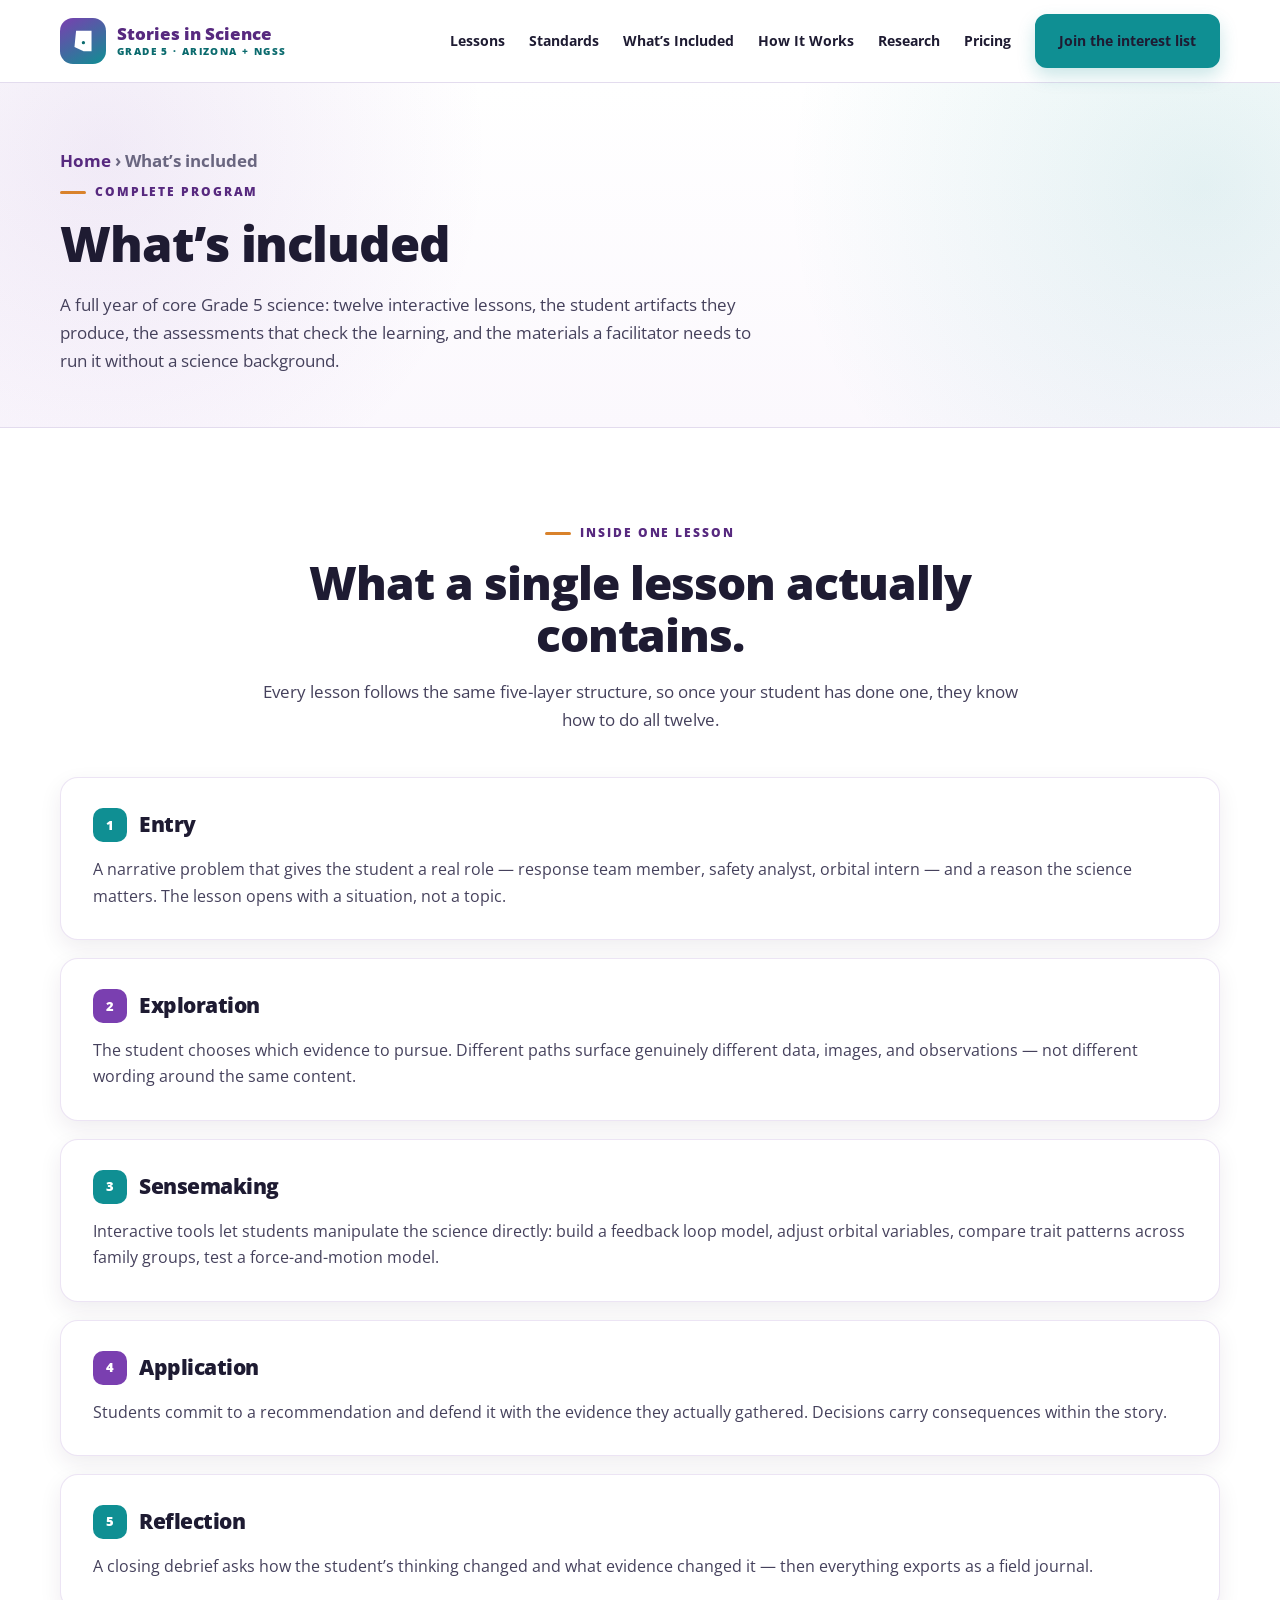
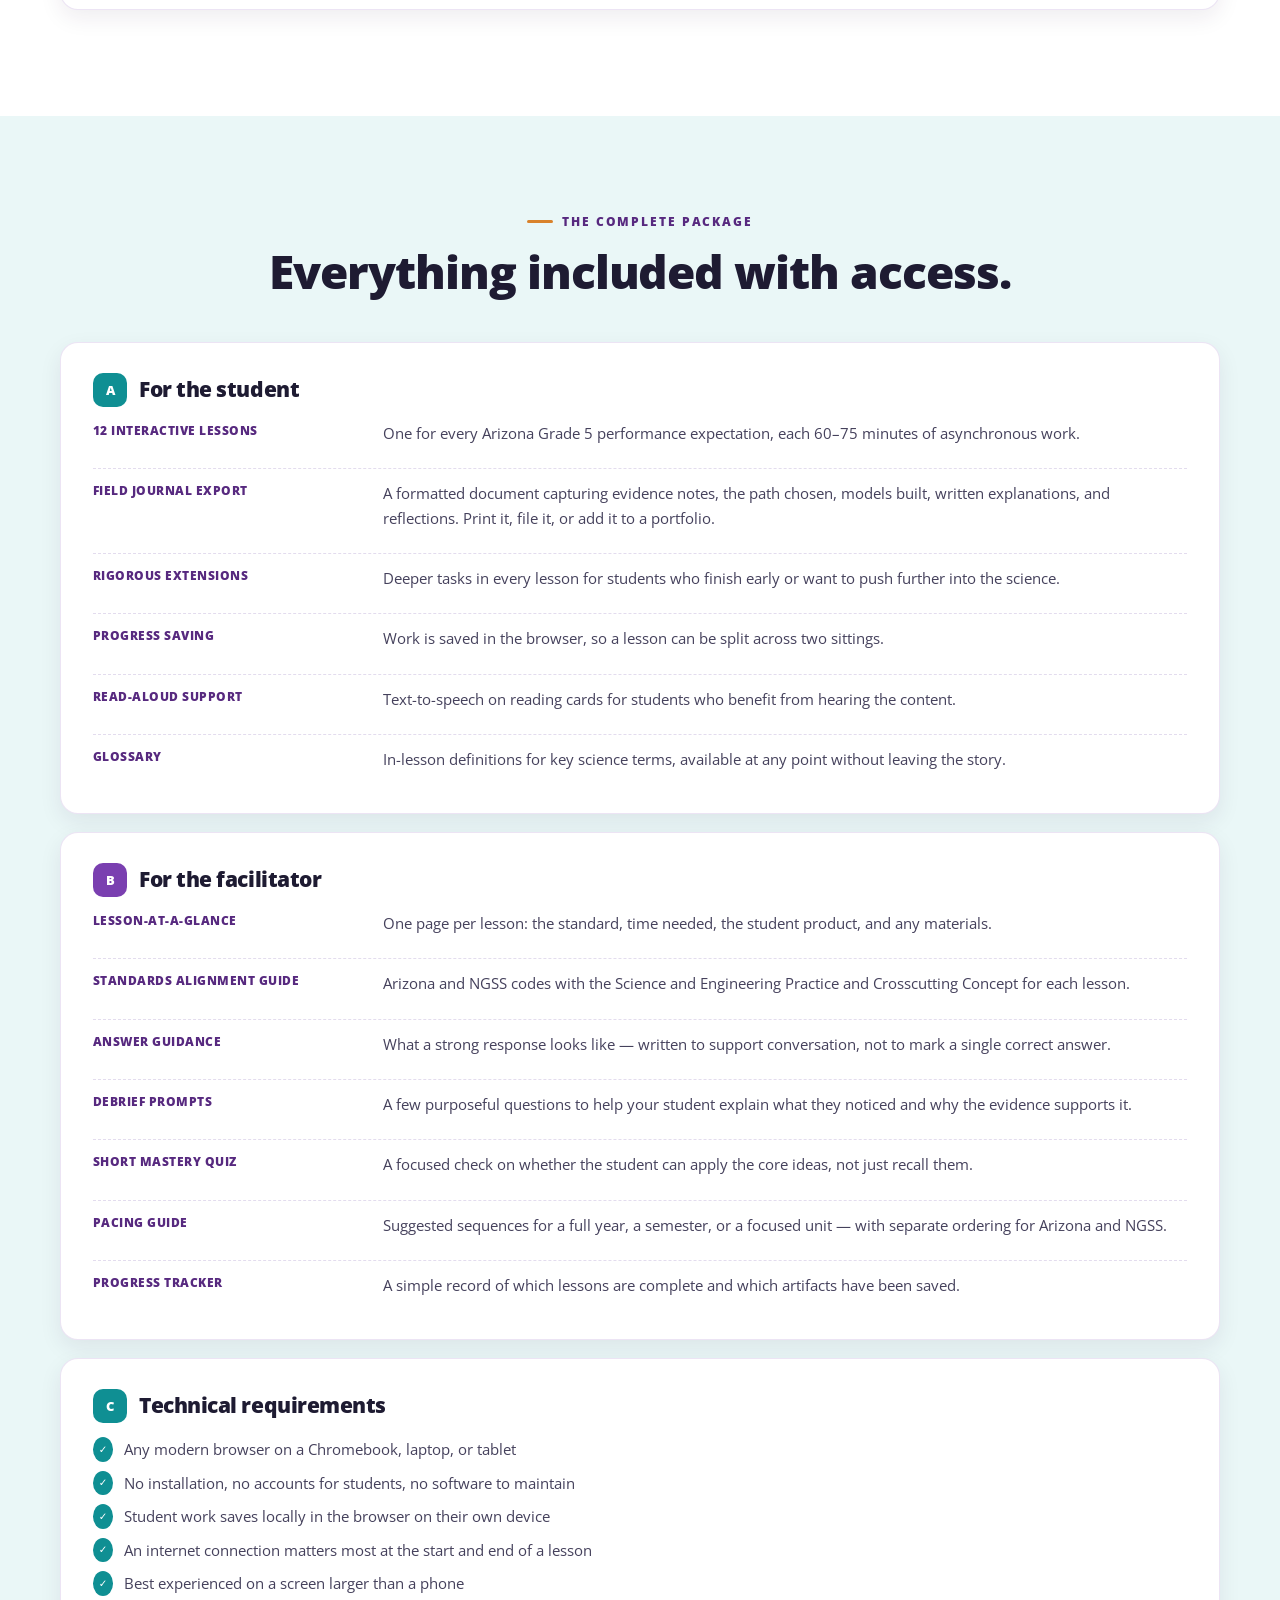
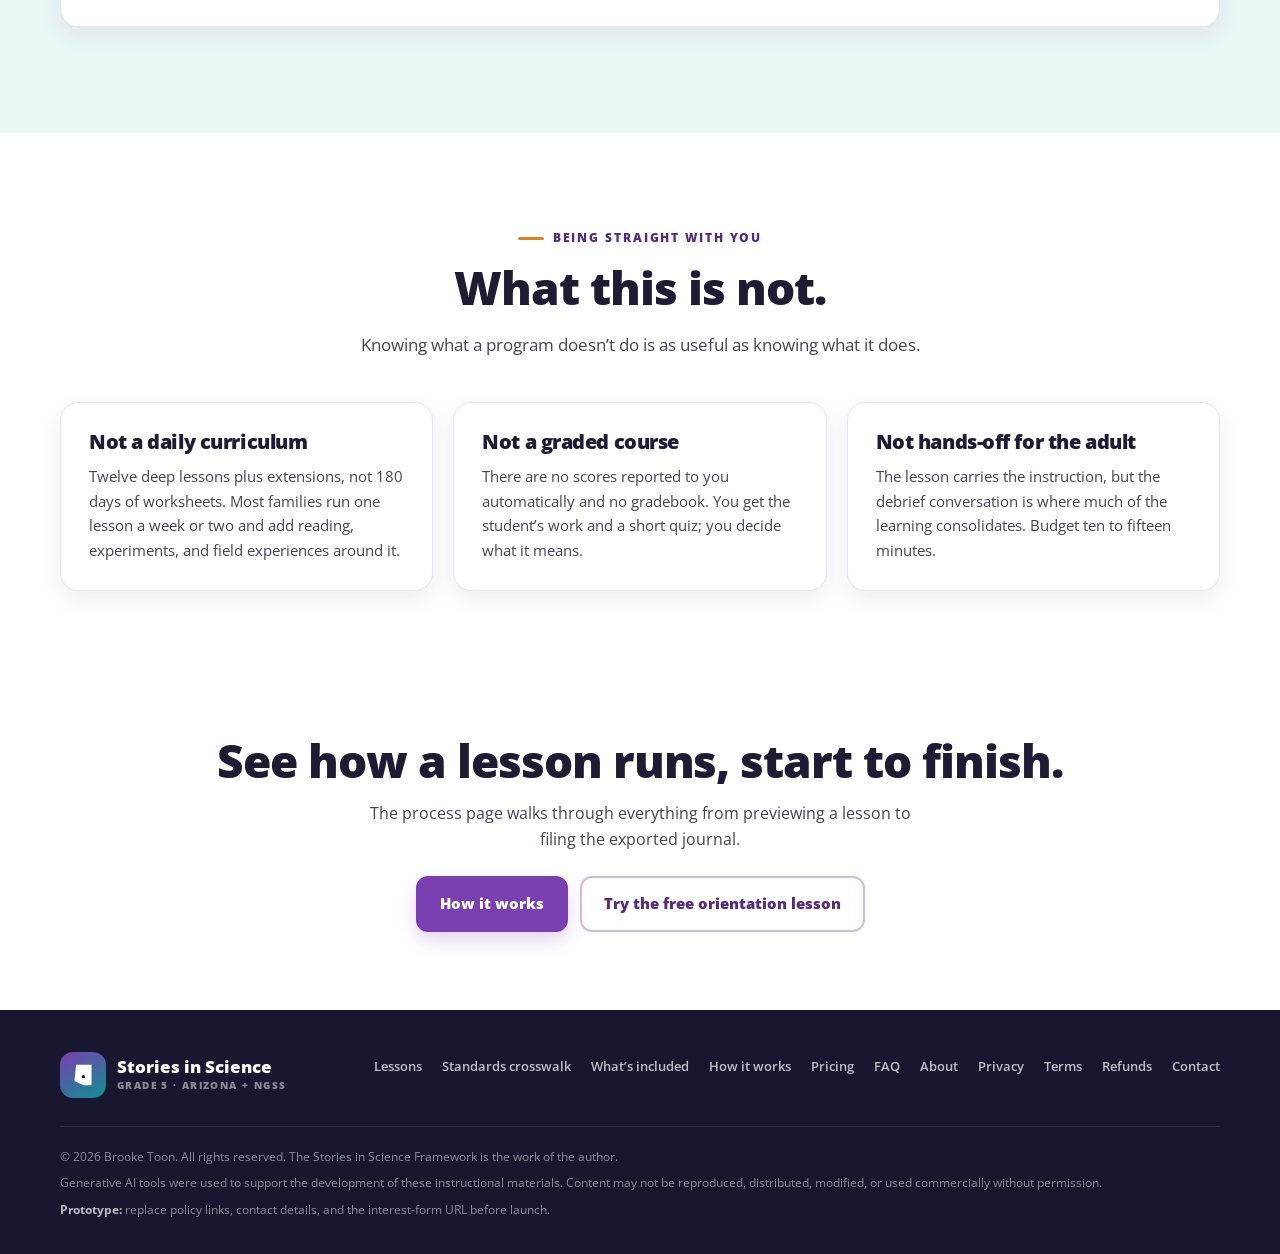
<file: included.html>
<!DOCTYPE html>
<html lang="en">
<head>
  <meta charset="UTF-8" />
  <meta name="viewport" content="width=device-width, initial-scale=1.0" />
  <title>What&rsquo;s included | Stories in Science</title>
  <meta name="description" content="Everything included with Stories in Science: twelve interactive lessons, field journal exports, extensions, mastery quizzes, and complete facilitator materials." />
  <meta name="theme-color" content="#7a3fb0" />
  <meta property="og:type" content="website" />
  <meta property="og:site_name" content="Stories in Science" />
  <meta property="og:title" content="What&rsquo;s included | Stories in Science" />
  <meta property="og:description" content="Everything included with Stories in Science: twelve interactive lessons, field journal exports, extensions, mastery quizzes, and complete facilitator materials." />
  <meta property="og:image" content="https://brooketoon.github.io/StoriesInScience/mission-control.png" />
  <link rel="icon" href="data:image/svg+xml,%3Csvg xmlns='http://www.w3.org/2000/svg' viewBox='0 0 64 64'%3E%3Crect width='64' height='64' rx='14' fill='%237a3fb0'/%3E%3Cpath d='M15 7 H53 V57 H33.5 L11 47 C12.3 33.7, 13.7 20.3, 15 7 Z' fill='%23fff'/%3E%3Ccircle cx='33' cy='36' r='4' fill='%230b6b6e'/%3E%3C/svg%3E" />
  <link rel="preconnect" href="https://fonts.googleapis.com" />
  <link rel="preconnect" href="https://fonts.gstatic.com" crossorigin />
  <link href="https://fonts.googleapis.com/css2?family=Open+Sans:wght@400;600;700;800&display=swap" rel="stylesheet" />
  <link rel="stylesheet" href="style.css" />
</head>
<body>
  <a class="skip-link" href="#main">Skip to main content</a>

  <header class="site-header">
    <div class="container nav-wrap">
      <a class="brand" href="index.html" aria-label="Stories in Science home">
        <span class="brand-mark" aria-hidden="true">
          <svg viewBox="0 0 64 64" fill="none" aria-hidden="true">
            <path d="M15 7 H53 V57 H33.5 L11 47 C12.3 33.7, 13.7 20.3, 15 7 Z" fill="currentColor"/>
            <circle cx="33" cy="36" r="4" fill="#0b6b6e"/>
          </svg>
        </span>
        <span class="brand-text">
          <strong>Stories in Science</strong>
          <small>Grade 5 · Arizona + NGSS</small>
        </span>
      </a>

      <button class="nav-toggle" type="button" aria-label="Open menu" aria-expanded="false" aria-controls="primary-nav">
        <span></span><span></span><span></span>
      </button>

      <nav class="nav-links" id="primary-nav" aria-label="Primary">
        <a href="index.html#lessons">Lessons</a>
        <a href="standards.html">Standards</a>
        <a href="included.html">What&rsquo;s Included</a>
        <a href="process.html">How It Works</a>
        <a href="index.html#design">Research</a>
        <a href="index.html#pricing">Pricing</a>
        <a class="btn btn-teal js-interest" href="#interest">Join the interest list</a>
      </nav>
    </div>
  </header>

  <main id="main">
    <section class="page-hero">
      <div class="container">
        <p class="breadcrumb"><a href="index.html">Home</a> &rsaquo; What&rsquo;s included</p>
        <span class="eyebrow">Complete program</span>
        <h1>What&rsquo;s included</h1>
        <p>
          A full year of core Grade 5 science: twelve interactive lessons, the student artifacts they
          produce, the assessments that check the learning, and the materials a facilitator needs to
          run it without a science background.
        </p>
      </div>
    </section>

    <section class="section">
      <div class="container">
        <div class="section-head">
          <span class="eyebrow">Inside one lesson</span>
          <h2>What a single lesson actually contains.</h2>
          <p>Every lesson follows the same five-layer structure, so once your student has done one, they know how to do all twelve.</p>
        </div>

        <div class="detail-block">
          <h3><span class="badge">1</span> Entry</h3>
          <p>A narrative problem that gives the student a real role &mdash; response team member, safety analyst, orbital intern &mdash; and a reason the science matters. The lesson opens with a situation, not a topic.</p>
        </div>
        <div class="detail-block">
          <h3><span class="badge">2</span> Exploration</h3>
          <p>The student chooses which evidence to pursue. Different paths surface genuinely different data, images, and observations &mdash; not different wording around the same content.</p>
        </div>
        <div class="detail-block">
          <h3><span class="badge">3</span> Sensemaking</h3>
          <p>Interactive tools let students manipulate the science directly: build a feedback loop model, adjust orbital variables, compare trait patterns across family groups, test a force-and-motion model.</p>
        </div>
        <div class="detail-block">
          <h3><span class="badge">4</span> Application</h3>
          <p>Students commit to a recommendation and defend it with the evidence they actually gathered. Decisions carry consequences within the story.</p>
        </div>
        <div class="detail-block">
          <h3><span class="badge">5</span> Reflection</h3>
          <p>A closing debrief asks how the student&rsquo;s thinking changed and what evidence changed it &mdash; then everything exports as a field journal.</p>
        </div>
      </div>
    </section>

    <section class="section bg-teal">
      <div class="container">
        <div class="section-head">
          <span class="eyebrow">The complete package</span>
          <h2>Everything included with access.</h2>
        </div>

        <div class="detail-block">
          <h3><span class="badge">A</span> For the student</h3>
          <ul class="spec-list">
            <li><b>12 interactive lessons</b><span>One for every Arizona Grade 5 performance expectation, each 60&ndash;75 minutes of asynchronous work.</span></li>
            <li><b>Field journal export</b><span>A formatted document capturing evidence notes, the path chosen, models built, written explanations, and reflections. Print it, file it, or add it to a portfolio.</span></li>
            <li><b>Rigorous extensions</b><span>Deeper tasks in every lesson for students who finish early or want to push further into the science.</span></li>
            <li><b>Progress saving</b><span>Work is saved in the browser, so a lesson can be split across two sittings.</span></li>
            <li><b>Read-aloud support</b><span>Text-to-speech on reading cards for students who benefit from hearing the content.</span></li>
            <li><b>Glossary</b><span>In-lesson definitions for key science terms, available at any point without leaving the story.</span></li>
          </ul>
        </div>

        <div class="detail-block">
          <h3><span class="badge">B</span> For the facilitator</h3>
          <ul class="spec-list">
            <li><b>Lesson-at-a-glance</b><span>One page per lesson: the standard, time needed, the student product, and any materials.</span></li>
            <li><b>Standards alignment guide</b><span>Arizona and NGSS codes with the Science and Engineering Practice and Crosscutting Concept for each lesson.</span></li>
            <li><b>Answer guidance</b><span>What a strong response looks like &mdash; written to support conversation, not to mark a single correct answer.</span></li>
            <li><b>Debrief prompts</b><span>A few purposeful questions to help your student explain what they noticed and why the evidence supports it.</span></li>
            <li><b>Short mastery quiz</b><span>A focused check on whether the student can apply the core ideas, not just recall them.</span></li>
            <li><b>Pacing guide</b><span>Suggested sequences for a full year, a semester, or a focused unit &mdash; with separate ordering for Arizona and NGSS.</span></li>
            <li><b>Progress tracker</b><span>A simple record of which lessons are complete and which artifacts have been saved.</span></li>
          </ul>
        </div>

        <div class="detail-block">
          <h3><span class="badge">C</span> Technical requirements</h3>
          <ul class="check-list">
            <li>Any modern browser on a Chromebook, laptop, or tablet</li>
            <li>No installation, no accounts for students, no software to maintain</li>
            <li>Student work saves locally in the browser on their own device</li>
            <li>An internet connection matters most at the start and end of a lesson</li>
            <li>Best experienced on a screen larger than a phone</li>
          </ul>
        </div>
      </div>
    </section>

    <section class="section">
      <div class="container">
        <div class="section-head">
          <span class="eyebrow">Being straight with you</span>
          <h2>What this is not.</h2>
          <p>Knowing what a program doesn&rsquo;t do is as useful as knowing what it does.</p>
        </div>
        <div class="cards-3">
          <article class="card">
            <h3>Not a daily curriculum</h3>
            <p>Twelve deep lessons plus extensions, not 180 days of worksheets. Most families run one lesson a week or two and add reading, experiments, and field experiences around it.</p>
          </article>
          <article class="card">
            <h3>Not a graded course</h3>
            <p>There are no scores reported to you automatically and no gradebook. You get the student&rsquo;s work and a short quiz; you decide what it means.</p>
          </article>
          <article class="card">
            <h3>Not hands-off for the adult</h3>
            <p>The lesson carries the instruction, but the debrief conversation is where much of the learning consolidates. Budget ten to fifteen minutes.</p>
          </article>
        </div>
      </div>
    </section>

    <section class="page-cta">
      <div class="container">
        <h2>See how a lesson runs, start to finish.</h2>
        <p>The process page walks through everything from previewing a lesson to filing the exported journal.</p>
        <div class="hero-actions">
          <a class="btn" href="process.html">How it works</a>
          <a class="btn btn-ghost js-sample" href="#sample">Try the free orientation lesson</a>
        </div>
      </div>
    </section>
  </main>

  <footer class="site-footer">
    <div class="container">
      <div class="footer-top">
        <a class="brand" href="index.html">
          <span class="brand-mark" aria-hidden="true">
            <svg viewBox="0 0 64 64" fill="none" aria-hidden="true">
              <path d="M15 7 H53 V57 H33.5 L11 47 C12.3 33.7, 13.7 20.3, 15 7 Z" fill="currentColor"/>
              <circle cx="33" cy="36" r="4" fill="#191630"/>
            </svg>
          </span>
          <span class="brand-text">
            <strong>Stories in Science</strong>
            <small>Grade 5 · Arizona + NGSS</small>
          </span>
        </a>

        <ul class="footer-links">
          <li><a href="index.html#lessons">Lessons</a></li>
          <li><a href="standards.html">Standards crosswalk</a></li>
          <li><a href="included.html">What&rsquo;s included</a></li>
          <li><a href="process.html">How it works</a></li>
          <li><a href="index.html#pricing">Pricing</a></li>
          <li><a href="index.html#faq">FAQ</a></li>
          <li><a href="index.html#about">About</a></li>
          <li><a href="#" data-policy="privacy">Privacy</a></li>
          <li><a href="#" data-policy="terms">Terms</a></li>
          <li><a href="#" data-policy="refunds">Refunds</a></li>
          <li><a href="#licensing" class="js-licensing">Contact</a></li>
        </ul>
      </div>

      <div class="footer-legal">
        <p>© <span data-year></span> Brooke Toon. All rights reserved. The Stories in Science Framework is the work of the author.</p>
        <p>Generative AI tools were used to support the development of these instructional materials. Content may not be reproduced, distributed, modified, or used commercially without permission.</p>
        <p><strong style="color:rgba(255,255,255,.7)">Prototype:</strong> replace policy links, contact details, and the interest-form URL before launch.</p>
      </div>
    </div>
  </footer>

  <div class="backdrop" id="modal-interest" role="dialog" aria-modal="true" aria-labelledby="interest-title" hidden>
    <div class="modal">
      <button class="modal-close" type="button" aria-label="Close">×</button>
      <span class="eyebrow">Program interest</span>
      <h2 id="interest-title">Connect this button to your email list.</h2>
      <p>This site is ready for a ConvertKit, MailerLite, Formspree, Google Form, or Thinkific enrollment link. Add your URL to <strong>SITE_CONFIG.interestListUrl</strong> near the bottom of this file.</p>
      <div class="modal-actions"><button class="btn btn-teal modal-dismiss" type="button">Keep browsing</button></div>
      <div class="dev-note">Search for <strong>REPLACE_WITH_YOUR_INTEREST_FORM_URL</strong> and replace it once your signup form exists.</div>
    </div>
  </div>

  <div class="backdrop" id="modal-licensing" role="dialog" aria-modal="true" aria-labelledby="licensing-title" hidden>
    <div class="modal">
      <button class="modal-close" type="button" aria-label="Close">×</button>
      <span class="eyebrow">Group licensing</span>
      <h2 id="licensing-title">Connect this button to your contact form.</h2>
      <p>Use this for co-op, school, and district enquiries. Add your contact-form or mailto URL to <strong>SITE_CONFIG.licensingContactUrl</strong> near the bottom of this file.</p>
      <div class="modal-actions"><button class="btn btn-teal modal-dismiss" type="button">Keep browsing</button></div>
      <div class="dev-note">Search for <strong>REPLACE_WITH_YOUR_LICENSING_CONTACT_URL</strong> and replace it when your contact form exists.</div>
    </div>
  </div>

  <div class="backdrop" id="modal-policy" role="dialog" aria-modal="true" aria-labelledby="policy-title" hidden>
    <div class="modal">
      <button class="modal-close" type="button" aria-label="Close">×</button>
      <span class="eyebrow">Policy page</span>
      <h2 id="policy-title">This policy page hasn't been written yet.</h2>
      <p>Privacy, terms, and refund pages are required before you can take payment. Create them as separate pages and point these footer links at them.</p>
      <div class="modal-actions"><button class="btn btn-teal modal-dismiss" type="button">Keep browsing</button></div>
    </div>
  </div>

  <script src="site.js"></script>
</body>
</html>
</file>
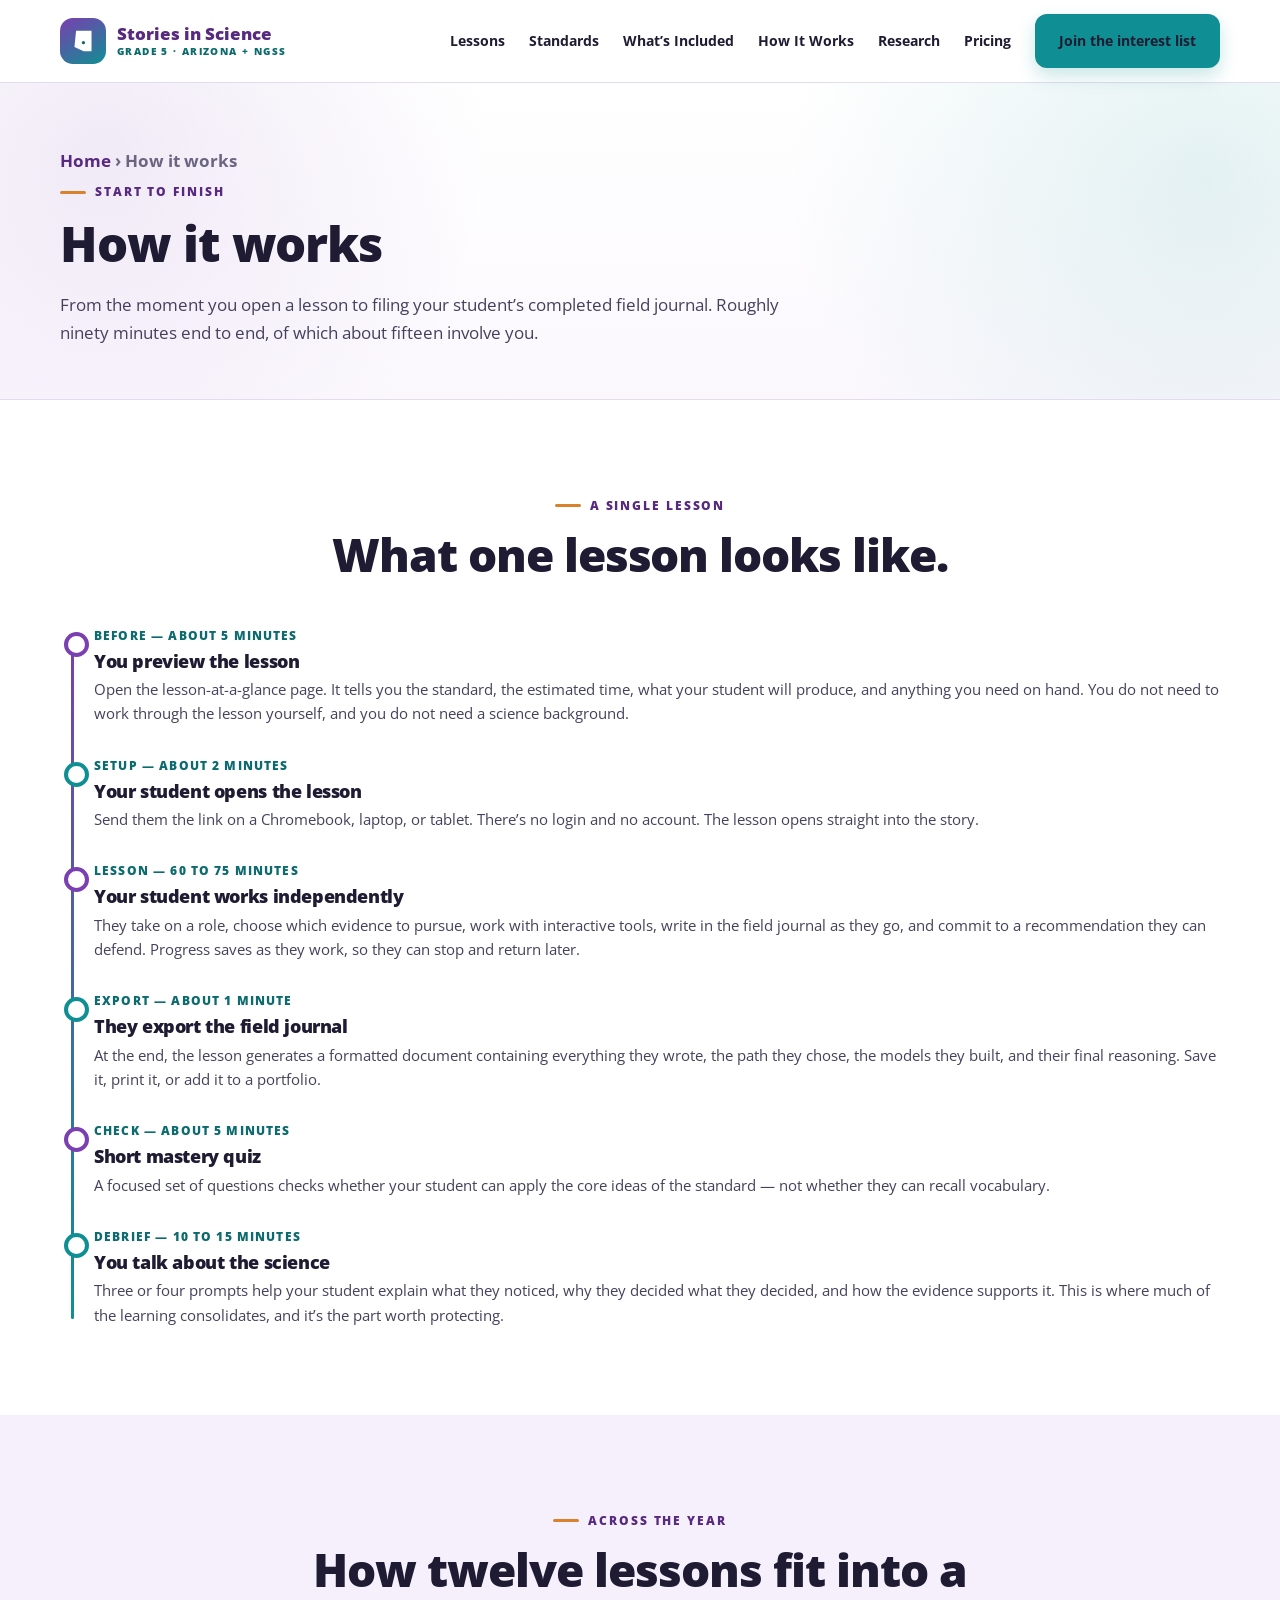
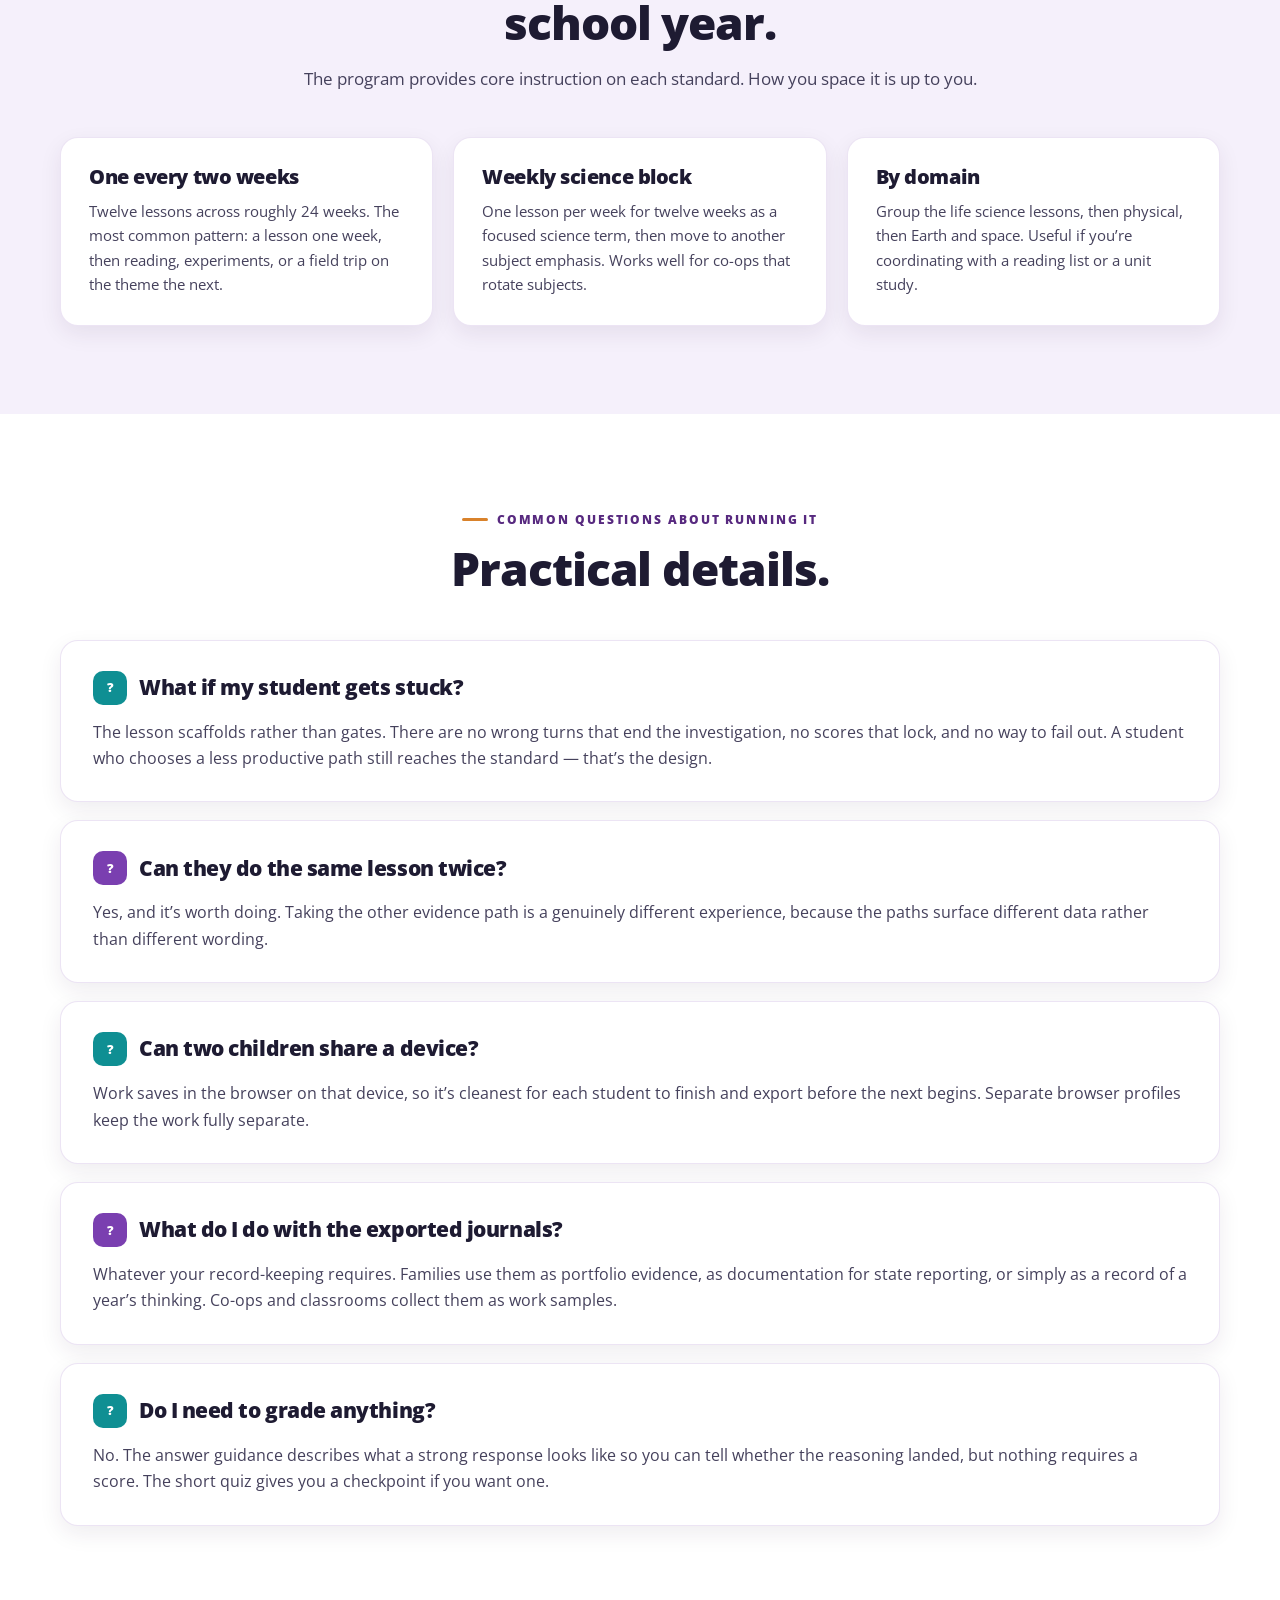
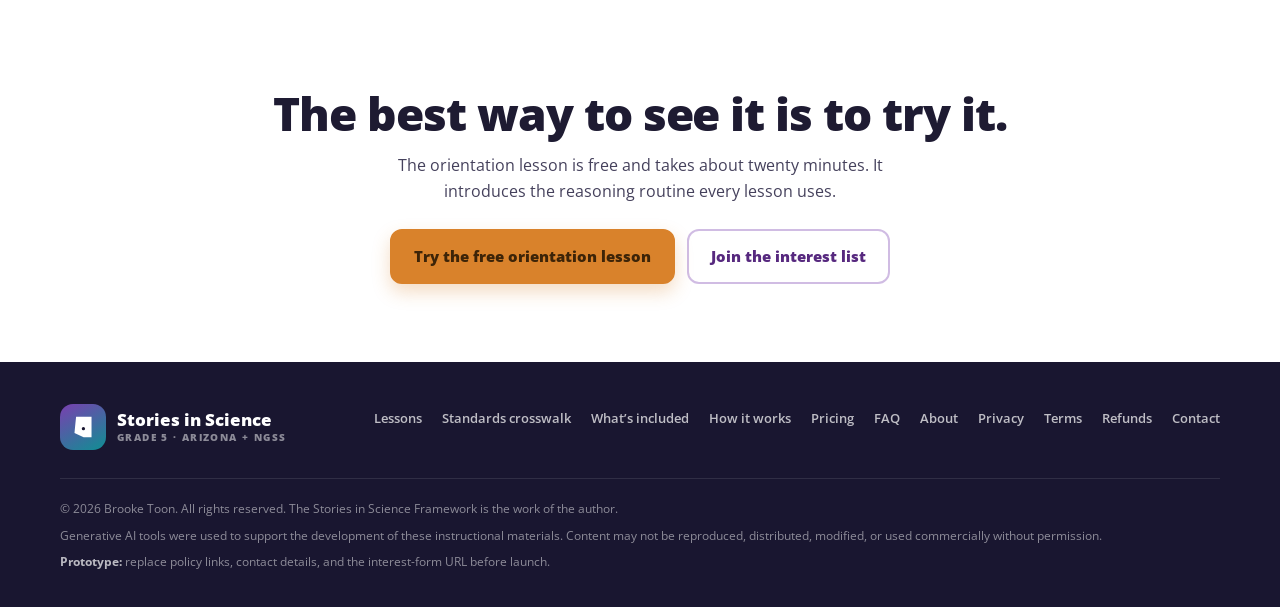
<file: process.html>
<!DOCTYPE html>
<html lang="en">
<head>
  <meta charset="UTF-8" />
  <meta name="viewport" content="width=device-width, initial-scale=1.0" />
  <title>How it works | Stories in Science</title>
  <meta name="description" content="How a Stories in Science lesson runs from start to finish: previewing, student work, journal export, mastery quiz, and the facilitator debrief." />
  <meta name="theme-color" content="#7a3fb0" />
  <meta property="og:type" content="website" />
  <meta property="og:site_name" content="Stories in Science" />
  <meta property="og:title" content="How it works | Stories in Science" />
  <meta property="og:description" content="How a Stories in Science lesson runs from start to finish: previewing, student work, journal export, mastery quiz, and the facilitator debrief." />
  <meta property="og:image" content="https://brooketoon.github.io/StoriesInScience/mission-control.png" />
  <link rel="icon" href="data:image/svg+xml,%3Csvg xmlns='http://www.w3.org/2000/svg' viewBox='0 0 64 64'%3E%3Crect width='64' height='64' rx='14' fill='%237a3fb0'/%3E%3Cpath d='M15 7 H53 V57 H33.5 L11 47 C12.3 33.7, 13.7 20.3, 15 7 Z' fill='%23fff'/%3E%3Ccircle cx='33' cy='36' r='4' fill='%230b6b6e'/%3E%3C/svg%3E" />
  <link rel="preconnect" href="https://fonts.googleapis.com" />
  <link rel="preconnect" href="https://fonts.gstatic.com" crossorigin />
  <link href="https://fonts.googleapis.com/css2?family=Open+Sans:wght@400;600;700;800&display=swap" rel="stylesheet" />
  <link rel="stylesheet" href="style.css" />
</head>
<body>
  <a class="skip-link" href="#main">Skip to main content</a>

  <header class="site-header">
    <div class="container nav-wrap">
      <a class="brand" href="index.html" aria-label="Stories in Science home">
        <span class="brand-mark" aria-hidden="true">
          <svg viewBox="0 0 64 64" fill="none" aria-hidden="true">
            <path d="M15 7 H53 V57 H33.5 L11 47 C12.3 33.7, 13.7 20.3, 15 7 Z" fill="currentColor"/>
            <circle cx="33" cy="36" r="4" fill="#0b6b6e"/>
          </svg>
        </span>
        <span class="brand-text">
          <strong>Stories in Science</strong>
          <small>Grade 5 · Arizona + NGSS</small>
        </span>
      </a>

      <button class="nav-toggle" type="button" aria-label="Open menu" aria-expanded="false" aria-controls="primary-nav">
        <span></span><span></span><span></span>
      </button>

      <nav class="nav-links" id="primary-nav" aria-label="Primary">
        <a href="index.html#lessons">Lessons</a>
        <a href="standards.html">Standards</a>
        <a href="included.html">What&rsquo;s Included</a>
        <a href="process.html">How It Works</a>
        <a href="index.html#design">Research</a>
        <a href="index.html#pricing">Pricing</a>
        <a class="btn btn-teal js-interest" href="#interest">Join the interest list</a>
      </nav>
    </div>
  </header>

  <main id="main">
    <section class="page-hero">
      <div class="container">
        <p class="breadcrumb"><a href="index.html">Home</a> &rsaquo; How it works</p>
        <span class="eyebrow">Start to finish</span>
        <h1>How it works</h1>
        <p>
          From the moment you open a lesson to filing your student&rsquo;s completed field journal.
          Roughly ninety minutes end to end, of which about fifteen involve you.
        </p>
      </div>
    </section>

    <section class="section">
      <div class="container">
        <div class="section-head">
          <span class="eyebrow">A single lesson</span>
          <h2>What one lesson looks like.</h2>
        </div>

        <ol class="timeline">
          <li>
            <span class="when">Before &mdash; about 5 minutes</span>
            <h3>You preview the lesson</h3>
            <p>Open the lesson-at-a-glance page. It tells you the standard, the estimated time, what your student will produce, and anything you need on hand. You do not need to work through the lesson yourself, and you do not need a science background.</p>
          </li>
          <li>
            <span class="when">Setup &mdash; about 2 minutes</span>
            <h3>Your student opens the lesson</h3>
            <p>Send them the link on a Chromebook, laptop, or tablet. There&rsquo;s no login and no account. The lesson opens straight into the story.</p>
          </li>
          <li>
            <span class="when">Lesson &mdash; 60 to 75 minutes</span>
            <h3>Your student works independently</h3>
            <p>They take on a role, choose which evidence to pursue, work with interactive tools, write in the field journal as they go, and commit to a recommendation they can defend. Progress saves as they work, so they can stop and return later.</p>
          </li>
          <li>
            <span class="when">Export &mdash; about 1 minute</span>
            <h3>They export the field journal</h3>
            <p>At the end, the lesson generates a formatted document containing everything they wrote, the path they chose, the models they built, and their final reasoning. Save it, print it, or add it to a portfolio.</p>
          </li>
          <li>
            <span class="when">Check &mdash; about 5 minutes</span>
            <h3>Short mastery quiz</h3>
            <p>A focused set of questions checks whether your student can apply the core ideas of the standard &mdash; not whether they can recall vocabulary.</p>
          </li>
          <li>
            <span class="when">Debrief &mdash; 10 to 15 minutes</span>
            <h3>You talk about the science</h3>
            <p>Three or four prompts help your student explain what they noticed, why they decided what they decided, and how the evidence supports it. This is where much of the learning consolidates, and it&rsquo;s the part worth protecting.</p>
          </li>
        </ol>
      </div>
    </section>

    <section class="section bg-purple">
      <div class="container">
        <div class="section-head">
          <span class="eyebrow">Across the year</span>
          <h2>How twelve lessons fit into a school year.</h2>
          <p>The program provides core instruction on each standard. How you space it is up to you.</p>
        </div>
        <div class="cards-3">
          <article class="card">
            <h3>One every two weeks</h3>
            <p>Twelve lessons across roughly 24 weeks. The most common pattern: a lesson one week, then reading, experiments, or a field trip on the theme the next.</p>
          </article>
          <article class="card">
            <h3>Weekly science block</h3>
            <p>One lesson per week for twelve weeks as a focused science term, then move to another subject emphasis. Works well for co-ops that rotate subjects.</p>
          </article>
          <article class="card">
            <h3>By domain</h3>
            <p>Group the life science lessons, then physical, then Earth and space. Useful if you&rsquo;re coordinating with a reading list or a unit study.</p>
          </article>
        </div>
      </div>
    </section>

    <section class="section">
      <div class="container">
        <div class="section-head">
          <span class="eyebrow">Common questions about running it</span>
          <h2>Practical details.</h2>
        </div>

        <div class="detail-block">
          <h3><span class="badge">?</span> What if my student gets stuck?</h3>
          <p>The lesson scaffolds rather than gates. There are no wrong turns that end the investigation, no scores that lock, and no way to fail out. A student who chooses a less productive path still reaches the standard &mdash; that&rsquo;s the design.</p>
        </div>
        <div class="detail-block">
          <h3><span class="badge">?</span> Can they do the same lesson twice?</h3>
          <p>Yes, and it&rsquo;s worth doing. Taking the other evidence path is a genuinely different experience, because the paths surface different data rather than different wording.</p>
        </div>
        <div class="detail-block">
          <h3><span class="badge">?</span> Can two children share a device?</h3>
          <p>Work saves in the browser on that device, so it&rsquo;s cleanest for each student to finish and export before the next begins. Separate browser profiles keep the work fully separate.</p>
        </div>
        <div class="detail-block">
          <h3><span class="badge">?</span> What do I do with the exported journals?</h3>
          <p>Whatever your record-keeping requires. Families use them as portfolio evidence, as documentation for state reporting, or simply as a record of a year&rsquo;s thinking. Co-ops and classrooms collect them as work samples.</p>
        </div>
        <div class="detail-block">
          <h3><span class="badge">?</span> Do I need to grade anything?</h3>
          <p>No. The answer guidance describes what a strong response looks like so you can tell whether the reasoning landed, but nothing requires a score. The short quiz gives you a checkpoint if you want one.</p>
        </div>
      </div>
    </section>

    <section class="page-cta">
      <div class="container">
        <h2>The best way to see it is to try it.</h2>
        <p>The orientation lesson is free and takes about twenty minutes. It introduces the reasoning routine every lesson uses.</p>
        <div class="hero-actions">
          <a class="btn btn-amber js-sample" href="#sample">Try the free orientation lesson</a>
          <a class="btn btn-ghost js-interest" href="#interest">Join the interest list</a>
        </div>
      </div>
    </section>
  </main>

  <footer class="site-footer">
    <div class="container">
      <div class="footer-top">
        <a class="brand" href="index.html">
          <span class="brand-mark" aria-hidden="true">
            <svg viewBox="0 0 64 64" fill="none" aria-hidden="true">
              <path d="M15 7 H53 V57 H33.5 L11 47 C12.3 33.7, 13.7 20.3, 15 7 Z" fill="currentColor"/>
              <circle cx="33" cy="36" r="4" fill="#191630"/>
            </svg>
          </span>
          <span class="brand-text">
            <strong>Stories in Science</strong>
            <small>Grade 5 · Arizona + NGSS</small>
          </span>
        </a>

        <ul class="footer-links">
          <li><a href="index.html#lessons">Lessons</a></li>
          <li><a href="standards.html">Standards crosswalk</a></li>
          <li><a href="included.html">What&rsquo;s included</a></li>
          <li><a href="process.html">How it works</a></li>
          <li><a href="index.html#pricing">Pricing</a></li>
          <li><a href="index.html#faq">FAQ</a></li>
          <li><a href="index.html#about">About</a></li>
          <li><a href="#" data-policy="privacy">Privacy</a></li>
          <li><a href="#" data-policy="terms">Terms</a></li>
          <li><a href="#" data-policy="refunds">Refunds</a></li>
          <li><a href="#licensing" class="js-licensing">Contact</a></li>
        </ul>
      </div>

      <div class="footer-legal">
        <p>© <span data-year></span> Brooke Toon. All rights reserved. The Stories in Science Framework is the work of the author.</p>
        <p>Generative AI tools were used to support the development of these instructional materials. Content may not be reproduced, distributed, modified, or used commercially without permission.</p>
        <p><strong style="color:rgba(255,255,255,.7)">Prototype:</strong> replace policy links, contact details, and the interest-form URL before launch.</p>
      </div>
    </div>
  </footer>

  <div class="backdrop" id="modal-interest" role="dialog" aria-modal="true" aria-labelledby="interest-title" hidden>
    <div class="modal">
      <button class="modal-close" type="button" aria-label="Close">×</button>
      <span class="eyebrow">Program interest</span>
      <h2 id="interest-title">Connect this button to your email list.</h2>
      <p>This site is ready for a ConvertKit, MailerLite, Formspree, Google Form, or Thinkific enrollment link. Add your URL to <strong>SITE_CONFIG.interestListUrl</strong> near the bottom of this file.</p>
      <div class="modal-actions"><button class="btn btn-teal modal-dismiss" type="button">Keep browsing</button></div>
      <div class="dev-note">Search for <strong>REPLACE_WITH_YOUR_INTEREST_FORM_URL</strong> and replace it once your signup form exists.</div>
    </div>
  </div>

  <div class="backdrop" id="modal-licensing" role="dialog" aria-modal="true" aria-labelledby="licensing-title" hidden>
    <div class="modal">
      <button class="modal-close" type="button" aria-label="Close">×</button>
      <span class="eyebrow">Group licensing</span>
      <h2 id="licensing-title">Connect this button to your contact form.</h2>
      <p>Use this for co-op, school, and district enquiries. Add your contact-form or mailto URL to <strong>SITE_CONFIG.licensingContactUrl</strong> near the bottom of this file.</p>
      <div class="modal-actions"><button class="btn btn-teal modal-dismiss" type="button">Keep browsing</button></div>
      <div class="dev-note">Search for <strong>REPLACE_WITH_YOUR_LICENSING_CONTACT_URL</strong> and replace it when your contact form exists.</div>
    </div>
  </div>

  <div class="backdrop" id="modal-policy" role="dialog" aria-modal="true" aria-labelledby="policy-title" hidden>
    <div class="modal">
      <button class="modal-close" type="button" aria-label="Close">×</button>
      <span class="eyebrow">Policy page</span>
      <h2 id="policy-title">This policy page hasn't been written yet.</h2>
      <p>Privacy, terms, and refund pages are required before you can take payment. Create them as separate pages and point these footer links at them.</p>
      <div class="modal-actions"><button class="btn btn-teal modal-dismiss" type="button">Keep browsing</button></div>
    </div>
  </div>

  <script src="site.js"></script>
</body>
</html>
</file>
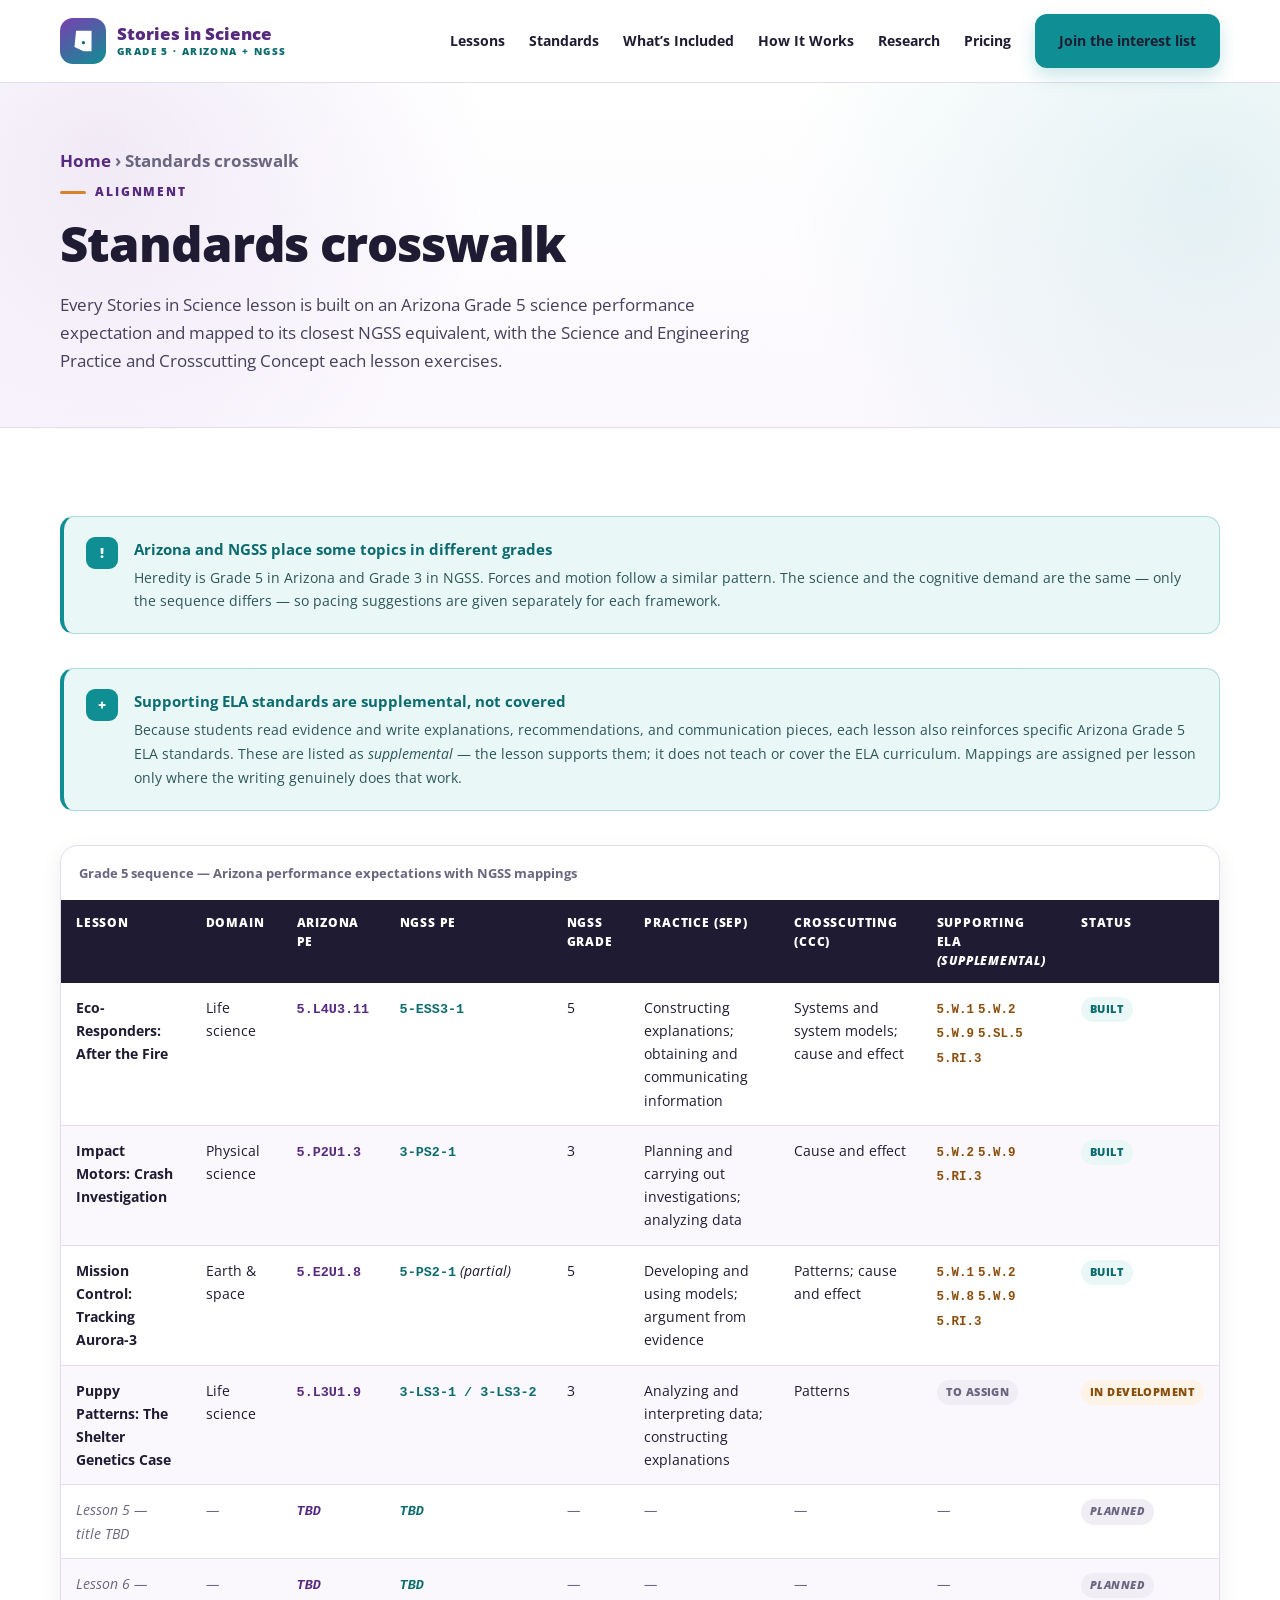
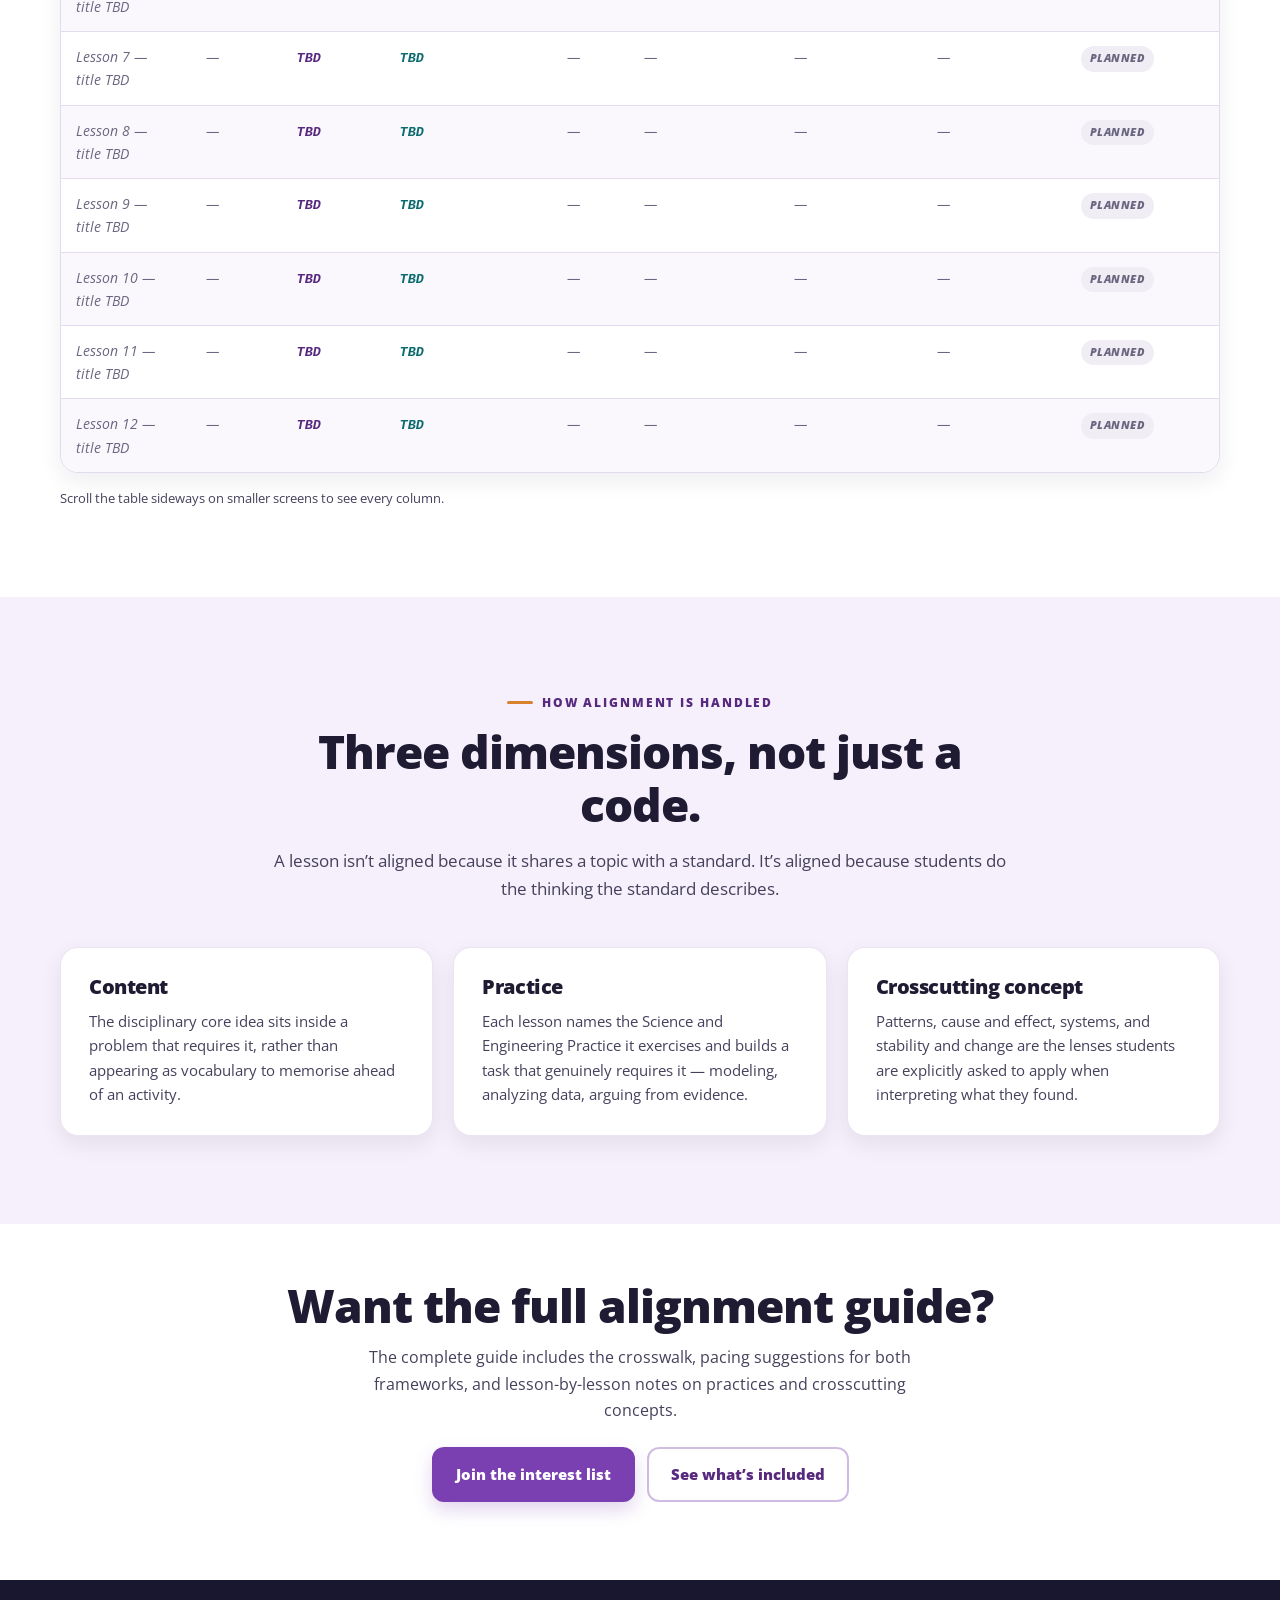
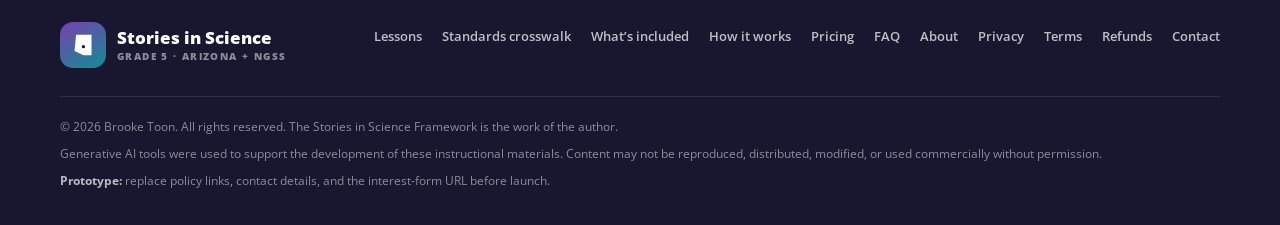
<file: standards.html>
<!DOCTYPE html>
<html lang="en">
<head>
  <meta charset="UTF-8" />
  <meta name="viewport" content="width=device-width, initial-scale=1.0" />
  <title>Standards crosswalk | Stories in Science</title>
  <meta name="description" content="Arizona Grade 5 science performance expectations mapped to NGSS, with the Science and Engineering Practice and Crosscutting Concept for every Stories in Science lesson." />
  <meta name="theme-color" content="#7a3fb0" />
  <meta property="og:type" content="website" />
  <meta property="og:site_name" content="Stories in Science" />
  <meta property="og:title" content="Standards crosswalk | Stories in Science" />
  <meta property="og:description" content="Arizona Grade 5 science performance expectations mapped to NGSS, with the Science and Engineering Practice and Crosscutting Concept for every Stories in Science lesson." />
  <meta property="og:image" content="https://brooketoon.github.io/StoriesInScience/mission-control.png" />
  <link rel="icon" href="data:image/svg+xml,%3Csvg xmlns='http://www.w3.org/2000/svg' viewBox='0 0 64 64'%3E%3Crect width='64' height='64' rx='14' fill='%237a3fb0'/%3E%3Cpath d='M15 7 H53 V57 H33.5 L11 47 C12.3 33.7, 13.7 20.3, 15 7 Z' fill='%23fff'/%3E%3Ccircle cx='33' cy='36' r='4' fill='%230b6b6e'/%3E%3C/svg%3E" />
  <link rel="preconnect" href="https://fonts.googleapis.com" />
  <link rel="preconnect" href="https://fonts.gstatic.com" crossorigin />
  <link href="https://fonts.googleapis.com/css2?family=Open+Sans:wght@400;600;700;800&display=swap" rel="stylesheet" />
  <link rel="stylesheet" href="style.css" />
</head>
<body>
  <a class="skip-link" href="#main">Skip to main content</a>

  <header class="site-header">
    <div class="container nav-wrap">
      <a class="brand" href="index.html" aria-label="Stories in Science home">
        <span class="brand-mark" aria-hidden="true">
          <svg viewBox="0 0 64 64" fill="none" aria-hidden="true">
            <path d="M15 7 H53 V57 H33.5 L11 47 C12.3 33.7, 13.7 20.3, 15 7 Z" fill="currentColor"/>
            <circle cx="33" cy="36" r="4" fill="#0b6b6e"/>
          </svg>
        </span>
        <span class="brand-text">
          <strong>Stories in Science</strong>
          <small>Grade 5 · Arizona + NGSS</small>
        </span>
      </a>

      <button class="nav-toggle" type="button" aria-label="Open menu" aria-expanded="false" aria-controls="primary-nav">
        <span></span><span></span><span></span>
      </button>

      <nav class="nav-links" id="primary-nav" aria-label="Primary">
        <a href="index.html#lessons">Lessons</a>
        <a href="standards.html">Standards</a>
        <a href="included.html">What&rsquo;s Included</a>
        <a href="process.html">How It Works</a>
        <a href="index.html#design">Research</a>
        <a href="index.html#pricing">Pricing</a>
        <a class="btn btn-teal js-interest" href="#interest">Join the interest list</a>
      </nav>
    </div>
  </header>

  <main id="main">
    <section class="page-hero">
      <div class="container">
        <p class="breadcrumb"><a href="index.html">Home</a> &rsaquo; Standards crosswalk</p>
        <span class="eyebrow">Alignment</span>
        <h1>Standards crosswalk</h1>
        <p>
          Every Stories in Science lesson is built on an Arizona Grade 5 science performance
          expectation and mapped to its closest NGSS equivalent, with the Science and Engineering
          Practice and Crosscutting Concept each lesson exercises.
        </p>
      </div>
    </section>

    <section class="section">
      <div class="container">

        <div class="notice notice-teal">
          <span class="notice-mark" aria-hidden="true">!</span>
          <div>
            <strong>Arizona and NGSS place some topics in different grades</strong>
            <p>
              Heredity is Grade 5 in Arizona and Grade 3 in NGSS. Forces and motion follow a similar
              pattern. The science and the cognitive demand are the same &mdash; only the sequence
              differs &mdash; so pacing suggestions are given separately for each framework.
            </p>
          </div>
        </div>

        <div class="notice notice-teal">
          <span class="notice-mark" aria-hidden="true">+</span>
          <div>
            <strong>Supporting ELA standards are supplemental, not covered</strong>
            <p>
              Because students read evidence and write explanations, recommendations, and communication
              pieces, each lesson also reinforces specific Arizona Grade&nbsp;5 ELA standards. These are
              listed as <em>supplemental</em> &mdash; the lesson supports them; it does not teach or cover
              the ELA curriculum. Mappings are assigned per lesson only where the writing genuinely does
              that work.
            </p>
          </div>
        </div>

        <div class="table-scroll">
          <table class="data">
            <caption>Grade 5 sequence &mdash; Arizona performance expectations with NGSS mappings</caption>
            <thead>
              <tr>
                <th scope="col">Lesson</th>
                <th scope="col">Domain</th>
                <th scope="col">Arizona PE</th>
                <th scope="col">NGSS PE</th>
                <th scope="col">NGSS grade</th>
                <th scope="col">Practice (SEP)</th>
                <th scope="col">Crosscutting (CCC)</th>
                <th scope="col">Supporting ELA <em>(supplemental)</em></th>
                <th scope="col">Status</th>
              </tr>
            </thead>
            <tbody>
              <tr>
                <td><strong>Eco-Responders: After the Fire</strong></td>
                <td>Life science</td>
                <td><span class="code">5.L4U3.11</span></td>
                <td><span class="code code-ngss">5-ESS3-1</span></td>
                <td>5</td>
                <td>Constructing explanations; obtaining and communicating information</td>
                <td>Systems and system models; cause and effect</td>
                <td><span class="code code-ela">5.W.1</span> <span class="code code-ela">5.W.2</span> <span class="code code-ela">5.W.9</span> <span class="code code-ela">5.SL.5</span> <span class="code code-ela">5.RI.3</span></td>
                <td><span class="pill pill-live">Built</span></td>
              </tr>
              <tr>
                <td><strong>Impact Motors: Crash Investigation</strong></td>
                <td>Physical science</td>
                <td><span class="code">5.P2U1.3</span></td>
                <td><span class="code code-ngss">3-PS2-1</span></td>
                <td>3</td>
                <td>Planning and carrying out investigations; analyzing data</td>
                <td>Cause and effect</td>
                <td><span class="code code-ela">5.W.2</span> <span class="code code-ela">5.W.9</span> <span class="code code-ela">5.RI.3</span></td>
                <td><span class="pill pill-live">Built</span></td>

              </tr>
              <tr>
                <td><strong>Mission Control: Tracking Aurora-3</strong></td>
                <td>Earth &amp; space</td>
                <td><span class="code">5.E2U1.8</span></td>
                <td><span class="code code-ngss">5-PS2-1</span> <em>(partial)</em></td>
                <td>5</td>
                <td>Developing and using models; argument from evidence</td>
                <td>Patterns; cause and effect</td>
                <td><span class="code code-ela">5.W.1</span> <span class="code code-ela">5.W.2</span> <span class="code code-ela">5.W.8</span> <span class="code code-ela">5.W.9</span> <span class="code code-ela">5.RI.3</span></td>
                <td><span class="pill pill-live">Built</span></td>

              </tr>
              <tr>
                <td><strong>Puppy Patterns: The Shelter Genetics Case</strong></td>
                <td>Life science</td>
                <td><span class="code">5.L3U1.9</span></td>
                <td><span class="code code-ngss">3-LS3-1 / 3-LS3-2</span></td>
                <td>3</td>
                <td>Analyzing and interpreting data; constructing explanations</td>
                <td>Patterns</td>
                <td><span class="pill pill-todo">To assign</span></td>
                <td><span class="pill pill-dev">In development</span></td>

              </tr>
              <!-- ============================================================
                   REMAINING EIGHT LESSONS
                   Replace the placeholder rows below as each lesson is defined.
                   Keep the same cell order so the table stays scannable.
                   ============================================================ -->
              <tr class="muted-row"><td>Lesson 5 &mdash; title TBD</td><td>&mdash;</td><td><span class="code">TBD</span></td><td><span class="code code-ngss">TBD</span></td><td>&mdash;</td><td>&mdash;</td><td>&mdash;</td><td>&mdash;</td><td><span class="pill pill-todo">Planned</span></td></tr>
              <tr class="muted-row"><td>Lesson 6 &mdash; title TBD</td><td>&mdash;</td><td><span class="code">TBD</span></td><td><span class="code code-ngss">TBD</span></td><td>&mdash;</td><td>&mdash;</td><td>&mdash;</td><td>&mdash;</td><td><span class="pill pill-todo">Planned</span></td></tr>
              <tr class="muted-row"><td>Lesson 7 &mdash; title TBD</td><td>&mdash;</td><td><span class="code">TBD</span></td><td><span class="code code-ngss">TBD</span></td><td>&mdash;</td><td>&mdash;</td><td>&mdash;</td><td>&mdash;</td><td><span class="pill pill-todo">Planned</span></td></tr>
              <tr class="muted-row"><td>Lesson 8 &mdash; title TBD</td><td>&mdash;</td><td><span class="code">TBD</span></td><td><span class="code code-ngss">TBD</span></td><td>&mdash;</td><td>&mdash;</td><td>&mdash;</td><td>&mdash;</td><td><span class="pill pill-todo">Planned</span></td></tr>
              <tr class="muted-row"><td>Lesson 9 &mdash; title TBD</td><td>&mdash;</td><td><span class="code">TBD</span></td><td><span class="code code-ngss">TBD</span></td><td>&mdash;</td><td>&mdash;</td><td>&mdash;</td><td>&mdash;</td><td><span class="pill pill-todo">Planned</span></td></tr>
              <tr class="muted-row"><td>Lesson 10 &mdash; title TBD</td><td>&mdash;</td><td><span class="code">TBD</span></td><td><span class="code code-ngss">TBD</span></td><td>&mdash;</td><td>&mdash;</td><td>&mdash;</td><td>&mdash;</td><td><span class="pill pill-todo">Planned</span></td></tr>
              <tr class="muted-row"><td>Lesson 11 &mdash; title TBD</td><td>&mdash;</td><td><span class="code">TBD</span></td><td><span class="code code-ngss">TBD</span></td><td>&mdash;</td><td>&mdash;</td><td>&mdash;</td><td>&mdash;</td><td><span class="pill pill-todo">Planned</span></td></tr>
              <tr class="muted-row"><td>Lesson 12 &mdash; title TBD</td><td>&mdash;</td><td><span class="code">TBD</span></td><td><span class="code code-ngss">TBD</span></td><td>&mdash;</td><td>&mdash;</td><td>&mdash;</td><td>&mdash;</td><td><span class="pill pill-todo">Planned</span></td></tr>
            </tbody>
          </table>
        </div>
        <p class="price-foot" style="text-align:left;margin-top:14px;">Scroll the table sideways on smaller screens to see every column.</p>
      </div>
    </section>

    <section class="section bg-purple">
      <div class="container">
        <div class="section-head">
          <span class="eyebrow">How alignment is handled</span>
          <h2>Three dimensions, not just a code.</h2>
          <p>A lesson isn&rsquo;t aligned because it shares a topic with a standard. It&rsquo;s aligned because students do the thinking the standard describes.</p>
        </div>
        <div class="cards-3">
          <article class="card">
            <h3>Content</h3>
            <p>The disciplinary core idea sits inside a problem that requires it, rather than appearing as vocabulary to memorise ahead of an activity.</p>
          </article>
          <article class="card">
            <h3>Practice</h3>
            <p>Each lesson names the Science and Engineering Practice it exercises and builds a task that genuinely requires it &mdash; modeling, analyzing data, arguing from evidence.</p>
          </article>
          <article class="card">
            <h3>Crosscutting concept</h3>
            <p>Patterns, cause and effect, systems, and stability and change are the lenses students are explicitly asked to apply when interpreting what they found.</p>
          </article>
        </div>
      </div>
    </section>

    <section class="page-cta">
      <div class="container">
        <h2>Want the full alignment guide?</h2>
        <p>The complete guide includes the crosswalk, pacing suggestions for both frameworks, and lesson-by-lesson notes on practices and crosscutting concepts.</p>
        <div class="hero-actions">
          <a class="btn js-interest" href="#interest">Join the interest list</a>
          <a class="btn btn-ghost" href="included.html">See what&rsquo;s included</a>
        </div>
      </div>
    </section>
  </main>

  <footer class="site-footer">
    <div class="container">
      <div class="footer-top">
        <a class="brand" href="index.html">
          <span class="brand-mark" aria-hidden="true">
            <svg viewBox="0 0 64 64" fill="none" aria-hidden="true">
              <path d="M15 7 H53 V57 H33.5 L11 47 C12.3 33.7, 13.7 20.3, 15 7 Z" fill="currentColor"/>
              <circle cx="33" cy="36" r="4" fill="#191630"/>
            </svg>
          </span>
          <span class="brand-text">
            <strong>Stories in Science</strong>
            <small>Grade 5 · Arizona + NGSS</small>
          </span>
        </a>

        <ul class="footer-links">
          <li><a href="index.html#lessons">Lessons</a></li>
          <li><a href="standards.html">Standards crosswalk</a></li>
          <li><a href="included.html">What&rsquo;s included</a></li>
          <li><a href="process.html">How it works</a></li>
          <li><a href="index.html#pricing">Pricing</a></li>
          <li><a href="index.html#faq">FAQ</a></li>
          <li><a href="index.html#about">About</a></li>
          <li><a href="#" data-policy="privacy">Privacy</a></li>
          <li><a href="#" data-policy="terms">Terms</a></li>
          <li><a href="#" data-policy="refunds">Refunds</a></li>
          <li><a href="#licensing" class="js-licensing">Contact</a></li>
        </ul>
      </div>

      <div class="footer-legal">
        <p>© <span data-year></span> Brooke Toon. All rights reserved. The Stories in Science Framework is the work of the author.</p>
        <p>Generative AI tools were used to support the development of these instructional materials. Content may not be reproduced, distributed, modified, or used commercially without permission.</p>
        <p><strong style="color:rgba(255,255,255,.7)">Prototype:</strong> replace policy links, contact details, and the interest-form URL before launch.</p>
      </div>
    </div>
  </footer>

  <div class="backdrop" id="modal-interest" role="dialog" aria-modal="true" aria-labelledby="interest-title" hidden>
    <div class="modal">
      <button class="modal-close" type="button" aria-label="Close">×</button>
      <span class="eyebrow">Program interest</span>
      <h2 id="interest-title">Connect this button to your email list.</h2>
      <p>This site is ready for a ConvertKit, MailerLite, Formspree, Google Form, or Thinkific enrollment link. Add your URL to <strong>SITE_CONFIG.interestListUrl</strong> near the bottom of this file.</p>
      <div class="modal-actions"><button class="btn btn-teal modal-dismiss" type="button">Keep browsing</button></div>
      <div class="dev-note">Search for <strong>REPLACE_WITH_YOUR_INTEREST_FORM_URL</strong> and replace it once your signup form exists.</div>
    </div>
  </div>

  <div class="backdrop" id="modal-licensing" role="dialog" aria-modal="true" aria-labelledby="licensing-title" hidden>
    <div class="modal">
      <button class="modal-close" type="button" aria-label="Close">×</button>
      <span class="eyebrow">Group licensing</span>
      <h2 id="licensing-title">Connect this button to your contact form.</h2>
      <p>Use this for co-op, school, and district enquiries. Add your contact-form or mailto URL to <strong>SITE_CONFIG.licensingContactUrl</strong> near the bottom of this file.</p>
      <div class="modal-actions"><button class="btn btn-teal modal-dismiss" type="button">Keep browsing</button></div>
      <div class="dev-note">Search for <strong>REPLACE_WITH_YOUR_LICENSING_CONTACT_URL</strong> and replace it when your contact form exists.</div>
    </div>
  </div>

  <div class="backdrop" id="modal-policy" role="dialog" aria-modal="true" aria-labelledby="policy-title" hidden>
    <div class="modal">
      <button class="modal-close" type="button" aria-label="Close">×</button>
      <span class="eyebrow">Policy page</span>
      <h2 id="policy-title">This policy page hasn't been written yet.</h2>
      <p>Privacy, terms, and refund pages are required before you can take payment. Create them as separate pages and point these footer links at them.</p>
      <div class="modal-actions"><button class="btn btn-teal modal-dismiss" type="button">Keep browsing</button></div>
    </div>
  </div>

  <script src="site.js"></script>
</body>
</html>
</file>
<file: style.css>
:root {
  /* Brand — carried over from the Stories in Science lesson design system */
  --purple: #7a3fb0;
  --purple-dark: #57297f;
  --purple-soft: #f5f0fb;
  --teal: #0f8f93;
  --teal-dark: #0b6b6e;
  --teal-soft: #eaf7f7;
  /* Amber, pulled from the lesson artwork (orbit traces, Impact Motors mark) */
  --amber: #d9822b;
  --amber-soft: #fdf3e6;

  --ink: #1e1b32;
  --ink-2: #45415c;
  --muted: #6a6680;
  --white: #ffffff;
  --line: #e3dcee;

  --shadow: 0 20px 50px rgba(45, 28, 68, 0.13);
  --shadow-sm: 0 8px 22px rgba(45, 28, 68, 0.08);

  --r-xl: 26px;
  --r-lg: 18px;
  --r-md: 12px;

  /* Headings. To try another face, change this one line and add its
     Google Fonts <link> above. Both fall back to the body stack. */
  --display: "Open Sans", ui-sans-serif, system-ui, -apple-system, "Segoe UI", sans-serif;
  --body: "Open Sans", ui-sans-serif, system-ui, -apple-system, "Segoe UI", sans-serif;

  --max: 1160px;
  --header-h: 82px;
}

* { box-sizing: border-box; }
html { scroll-behavior: smooth; scroll-padding-top: 100px; }

body {
  margin: 0;
  background: var(--white);
  color: var(--ink);
  font-family: var(--body);
  font-size: 16px;
  line-height: 1.65;
  overflow-x: hidden;
  -webkit-font-smoothing: antialiased;
}
body.nav-open { overflow: hidden; }

img, svg { display: block; max-width: 100%; }
/* The width/height HTML attributes act as presentational hints. Setting only
   width in CSS leaves the height hint active, which stretches the image.
   Rules that need a fixed height (lesson art, headshot) override this. */
img { height: auto; }
button, input, select, textarea { font: inherit; }
a { color: inherit; }
a, button { -webkit-tap-highlight-color: transparent; }

h1, h2, h3, h4 {
  margin-top: 0;
  font-family: var(--display);
  line-height: 1.14;
  letter-spacing: -0.022em;
  font-weight: 800;
}
h1 { margin-bottom: 20px; font-size: clamp(2.15rem, 4.1vw, 3.5rem); font-weight: 800; }
h2 { margin-bottom: 16px; font-size: clamp(1.85rem, 3.6vw, 2.9rem); }
h3 { margin-bottom: 10px; font-size: 1.25rem; }
p  { margin-top: 0; color: var(--ink-2); }

.container { width: min(calc(100% - 36px), var(--max)); margin-inline: auto; }
.section { padding: 88px 0; }
.bg-purple { background: var(--purple-soft); }
.bg-teal { background: var(--teal-soft); }
.bg-ink { background: var(--ink); color: var(--white); }

.section-head { max-width: 760px; margin: 0 auto 44px; text-align: center; }
.section-head p { font-size: 1.05rem; }

.eyebrow {
  display: inline-flex; align-items: center; gap: 9px;
  margin-bottom: 14px;
  color: var(--purple-dark);
  font-size: 0.74rem; font-weight: 800;
  letter-spacing: 0.16em; text-transform: uppercase;
}
.eyebrow::before {
  content: ""; width: 26px; height: 3px;
  background: var(--amber); border-radius: 99px;
}
.eyebrow-light { color: rgba(255,255,255,.82); }

.skip-link {
  position: fixed; top: 10px; left: 10px; z-index: 999;
  padding: 10px 14px; background: var(--ink); color: var(--white);
  border-radius: 10px; text-decoration: none;
  transform: translateY(-200%); transition: transform 150ms ease;
}
.skip-link:focus { transform: translateY(0); }

/* ---------- Buttons ---------- */
.btn {
  display: inline-flex; align-items: center; justify-content: center; gap: 9px;
  min-height: 50px; padding: 13px 22px;
  background: var(--purple); color: var(--white);
  border: 2px solid var(--purple); border-radius: var(--r-md);
  box-shadow: 0 8px 18px rgba(122, 63, 176, .22);
  font-weight: 800; font-size: 0.95rem; text-decoration: none;
  cursor: pointer;
  transition: transform 150ms ease, background 150ms ease, border-color 150ms ease;
}
.btn:hover, .btn:focus-visible { background: var(--purple-dark); border-color: var(--purple-dark); transform: translateY(-2px); }
.btn-teal { background: var(--teal); border-color: var(--teal); box-shadow: 0 8px 18px rgba(15,143,147,.22); }
.btn-teal:hover, .btn-teal:focus-visible { background: var(--teal-dark); border-color: var(--teal-dark); }
.btn-amber { background: var(--amber); border-color: var(--amber); color: #3d2408; box-shadow: 0 8px 18px rgba(217,130,43,.28); }
.btn-amber:hover, .btn-amber:focus-visible { background: #c07120; border-color: #c07120; color: var(--white); }
.btn-ghost {
  background: transparent; color: var(--purple-dark);
  border-color: rgba(122,63,176,.35); box-shadow: none;
}
.btn-ghost:hover, .btn-ghost:focus-visible { background: var(--purple-dark); border-color: var(--purple-dark); color: var(--white); }

/* ---------- Announcement + header ---------- */

.site-header {
  position: sticky; top: 0; z-index: 100;
  background: rgba(255,255,255,.94);
  border-bottom: 1px solid var(--line);
  backdrop-filter: blur(14px);
}
.nav-wrap {
  position: relative;
  display: flex; align-items: center; justify-content: space-between; gap: 20px;
  min-height: var(--header-h);
}
.brand { display: inline-flex; align-items: center; gap: 11px; text-decoration: none; color: var(--ink); }
.brand-mark {
  display: grid; place-items: center;
  width: 46px; aspect-ratio: 1;
  background: linear-gradient(150deg, var(--purple), var(--teal));
  border-radius: 13px; color: var(--white);
}
.brand-mark svg { width: 26px; }
.brand-text { display: grid; line-height: 1.1; }
.brand-text strong { font-family: var(--display); font-weight: 900; font-size: 1.06rem; color: var(--purple-dark); }
.brand-text small { margin-top: 3px; color: var(--teal-dark); font-size: 0.62rem; font-weight: 800; letter-spacing: 0.14em; text-transform: uppercase; }

.nav-links { display: flex; align-items: center; gap: 24px; }
.nav-links a { color: var(--ink); font-size: 0.9rem; font-weight: 700; text-decoration: none; position: relative; }
.nav-links a:not(.btn)::after {
  content: ""; position: absolute; left: 0; right: 0; bottom: -6px; height: 3px;
  background: var(--amber); border-radius: 99px; transform: scaleX(0); transition: transform 150ms ease;
}
.nav-links a:hover::after, .nav-links a:focus-visible::after { transform: scaleX(1); }

.nav-toggle {
  display: none; width: 46px; height: 46px; padding: 11px;
  background: var(--purple-soft); border: 0; border-radius: 12px;
  color: var(--purple-dark); cursor: pointer;
}
.nav-toggle span { display: block; height: 3px; margin: 4px 0; background: currentColor; border-radius: 99px; transition: transform 180ms ease, opacity 180ms ease; }
.nav-toggle[aria-expanded="true"] span:nth-child(1) { transform: translateY(7px) rotate(45deg); }
.nav-toggle[aria-expanded="true"] span:nth-child(2) { opacity: 0; }
.nav-toggle[aria-expanded="true"] span:nth-child(3) { transform: translateY(-7px) rotate(-45deg); }

/* ---------- Hero ---------- */
.hero {
  position: relative; overflow: hidden;
  padding: 76px 0 78px;
  background:
    radial-gradient(circle at 6% 12%, rgba(122,63,176,.11), transparent 30%),
    radial-gradient(circle at 96% 22%, rgba(15,143,147,.12), transparent 32%),
    linear-gradient(180deg, #fff, #fbf8fd);
}
.hero-grid { display: grid; grid-template-columns: minmax(0, 1.25fr) minmax(0, .75fr); align-items: center; gap: clamp(30px, 4vw, 58px); }
/* Grid children default to min-width:auto, so a wide or broken image can
   blow the column out. Pin them to 0 so the tracks stay honest. */
.hero-grid > *, .autonomy-grid > *, .founder > * { min-width: 0; }
.hero h1 em { font-style: italic; color: var(--purple); }
.hero-lead { max-width: 580px; margin-bottom: 28px; font-size: clamp(1.03rem, 1.6vw, 1.18rem); color: var(--ink-2); }
.hero-actions { display: flex; flex-wrap: wrap; gap: 12px; margin-bottom: 22px; }
.hero-facts { display: flex; flex-wrap: wrap; gap: 10px 22px; margin: 0; padding: 0; list-style: none; }
.hero-facts li { display: inline-flex; align-items: center; gap: 8px; font-size: 0.88rem; font-weight: 700; color: var(--muted); }
.tick {
  display: inline-grid; place-items: center; width: 21px; aspect-ratio: 1;
  background: var(--teal); color: var(--white); border-radius: 50%; font-size: .68rem;
}

.hero-visual { position: relative; width: 100%; max-width: 520px; margin-left: auto; }
.art-frame {
  position: relative; padding: 12px;
  background: rgba(255,255,255,.94);
  border: 1px solid rgba(122,63,176,.16);
  border-radius: var(--r-xl);
  box-shadow: var(--shadow);
  transform: rotate(.8deg);
}
.art-frame::after {
  content: ""; position: absolute; right: -18px; bottom: -18px; z-index: -1;
  width: 80%; height: 86%;
  background: linear-gradient(150deg, rgba(122,63,176,.26), rgba(15,143,147,.24));
  border-radius: var(--r-xl); transform: rotate(-4deg);
}
.art-bar { display: flex; align-items: center; justify-content: space-between; padding: 3px 8px 11px; }
.art-dots { display: flex; gap: 6px; }
.art-dots i { width: 9px; aspect-ratio: 1; border-radius: 50%; background: var(--line); }
.art-dots i:nth-child(1) { background: var(--purple); }
.art-dots i:nth-child(2) { background: var(--teal); }
.art-dots i:nth-child(3) { background: var(--amber); }
.art-label { font-size: .66rem; font-weight: 800; letter-spacing: .1em; text-transform: uppercase; color: var(--muted); }
.art-frame img { width: 100%; height: auto; border-radius: 16px; }
.art-caption {
  position: absolute; left: 16px; bottom: -20px;
  padding: 9px 15px;
  background: var(--ink); color: var(--white);
  border-radius: 99px;
  font-size: .72rem; font-weight: 700; letter-spacing: .02em;
  box-shadow: var(--shadow-sm);
}

/* ---------- Proof strip ---------- */
.proof { padding: 22px 0; background: var(--ink); color: var(--white); }
.proof-grid { display: grid; grid-template-columns: repeat(4, 1fr); gap: 16px; }
.proof-item { padding: 6px 18px; text-align: center; }
.proof-item + .proof-item { border-left: 1px solid rgba(255,255,255,.15); }
.proof-item strong { display: block; font-family: var(--display); font-weight: 900; font-size: 1.32rem; }
.proof-item span { color: rgba(255,255,255,.66); font-size: .76rem; font-weight: 600; }

/* ---------- Problem ---------- */
.lede { max-width: 880px; font-size: 1.08rem; }
.steps { display: grid; gap: 13px; margin: 26px 0 0; padding: 0; list-style: none; max-width: 860px; }
.steps li { display: flex; align-items: flex-start; gap: 13px; font-weight: 600; color: var(--ink-2); }
.steps .num {
  display: grid; place-items: center; flex: 0 0 32px; width: 32px; aspect-ratio: 1;
  background: var(--purple); color: var(--white); border-radius: 10px;
  font-size: .78rem; font-weight: 800;
}
.callout {
  display: grid; grid-template-columns: minmax(220px,.75fr) minmax(0,1.25fr); gap: 22px; align-items: center;
  margin-top: 30px; padding: 24px 28px;
  background: linear-gradient(135deg, var(--purple-dark), var(--purple) 50%, var(--teal-dark));
  color: var(--white); border-radius: var(--r-xl); box-shadow: var(--shadow-sm);
}
.callout strong { font-family: var(--display); font-weight: 700; font-size: clamp(1.15rem, 2.2vw, 1.5rem); line-height: 1.2; }
.callout span { color: rgba(255,255,255,.85); font-size: .93rem; }

/* ---------- Structured autonomy (signature) ---------- */
.autonomy { background: var(--ink); color: var(--white); }
.autonomy h2, .autonomy h3 { color: var(--white); }
.autonomy p { color: rgba(255,255,255,.74); }
.autonomy .section-head p { color: rgba(255,255,255,.74); }
.autonomy-grid { display: grid; grid-template-columns: minmax(0,1.05fr) minmax(0,.95fr); gap: 40px; align-items: center; }
.branch-svg { width: 100%; height: auto; }
.autonomy-points { display: grid; gap: 14px; margin: 24px 0 0; padding: 0; list-style: none; }
.autonomy-points li {
  padding: 16px 18px;
  background: rgba(255,255,255,.06);
  border: 1px solid rgba(255,255,255,.11);
  border-left: 3px solid var(--amber);
  border-radius: 12px;
}
.autonomy-points strong { display: block; margin-bottom: 4px; color: #ffd9a8; font-size: .92rem; }
.autonomy-points span { color: rgba(255,255,255,.76); font-size: .89rem; }

/* ---------- Feature cards ---------- */
.cards-3 { display: grid; grid-template-columns: repeat(3, 1fr); gap: 20px; }
.card {
  position: relative; overflow: hidden;
  padding: 28px;
  background: var(--white);
  border: 1px solid rgba(122,63,176,.14);
  border-radius: var(--r-lg);
  box-shadow: var(--shadow-sm);
  transition: transform 170ms ease, box-shadow 170ms ease;
}
.card:hover { transform: translateY(-4px); box-shadow: var(--shadow); }
.card p { margin-bottom: 0; font-size: .93rem; }
.card-icon {
  display: grid; place-items: center; width: 50px; aspect-ratio: 1; margin-bottom: 20px;
  background: var(--purple-soft); color: var(--purple-dark); border-radius: 14px;
}
.card:nth-child(3n+2) .card-icon { background: var(--teal-soft); color: var(--teal-dark); }
.card:nth-child(3n+3) .card-icon { background: var(--amber-soft); color: #9c5710; }
.card-icon svg { width: 26px; height: 26px; }

/* ---------- Lessons ---------- */
.lesson-bar { display: flex; align-items: center; justify-content: space-between; gap: 18px; margin-bottom: 24px; }
.filters { display: flex; flex-wrap: wrap; gap: 8px; }
.filter {
  padding: 9px 15px; background: var(--white); color: var(--muted);
  border: 1px solid var(--line); border-radius: 99px;
  font-size: .79rem; font-weight: 800; cursor: pointer;
  transition: background 150ms ease, color 150ms ease, border-color 150ms ease;
}
.filter:hover, .filter.is-active { background: var(--purple); border-color: var(--purple); color: var(--white); }
.lesson-count { font-size: .82rem; font-weight: 700; color: var(--muted); }

.lesson-grid { display: grid; grid-template-columns: repeat(2, minmax(0,1fr)); gap: 22px; }
.lesson {
  display: flex; flex-direction: column; overflow: hidden;
  background: var(--white);
  border: 1px solid rgba(122,63,176,.14);
  border-radius: var(--r-lg);
  box-shadow: var(--shadow-sm);
  transition: transform 170ms ease, box-shadow 170ms ease;
}
.lesson:hover { transform: translateY(-4px); box-shadow: var(--shadow); }
.lesson-art {
  position: relative; aspect-ratio: 16 / 9; overflow: hidden;
  background: linear-gradient(150deg, var(--purple), var(--teal));
}
.lesson-art img { width: 100%; height: 100%; object-fit: cover; }
.lesson-art.is-centered { display: grid; place-items: center; padding: 18px; }
.lesson-art.is-centered img { width: auto; height: 86%; object-fit: contain; filter: drop-shadow(0 8px 18px rgba(0,0,0,.28)); }
.lesson-art.is-centered svg { width: auto; height: 88%; }
.art-eco { background: linear-gradient(150deg, #2f7d4f, #0f8f93); }
.art-pups { background: linear-gradient(150deg, #8a4bb8, #b3679a); }
.lesson-time {
  position: absolute; right: 12px; top: 12px; z-index: 2;
  padding: 6px 11px;
  background: rgba(20,17,36,.78); color: var(--white);
  border-radius: 99px;
  font-size: .68rem; font-weight: 800; letter-spacing: .03em;
  backdrop-filter: blur(4px);
}
.lesson-body { display: flex; flex-direction: column; flex: 1; padding: 24px; }
.tags { display: flex; flex-wrap: wrap; gap: 6px; margin-bottom: 13px; }
.tag {
  padding: 5px 9px; border-radius: 99px;
  background: var(--purple-soft); color: var(--purple-dark);
  font-size: .65rem; font-weight: 800; letter-spacing: .05em; text-transform: uppercase;
}
.tag-teal { background: var(--teal-soft); color: var(--teal-dark); }
.tag-amber { background: var(--amber-soft); color: #9c5710; }
.lesson h3 { font-size: 1.42rem; margin-bottom: 9px; }
.lesson p { font-size: .91rem; margin-bottom: 18px; }
.lesson-link {
  display: inline-flex; align-items: center; gap: 7px; margin-top: auto;
  background: none; border: 0; padding: 0;
  color: var(--purple-dark); font-size: .82rem; font-weight: 800;
  text-decoration: none; cursor: pointer;
}
.lesson-link:hover, .lesson-link:focus-visible { color: var(--teal-dark); }

.coming {
  display: grid; place-items: center; margin-top: 22px; padding: 30px; text-align: center;
  background: linear-gradient(135deg, rgba(122,63,176,.05), rgba(15,143,147,.07)), var(--white);
  border: 2px dashed rgba(122,63,176,.25); border-radius: var(--r-lg);
}
.coming strong { display: block; margin-bottom: 7px; font-family: var(--display); font-weight: 700; font-size: 1.34rem; color: var(--purple-dark); }
.coming p { max-width: 620px; margin-bottom: 0; }

/* ---------- Theory ---------- */
.theory-card { position: relative; padding: 30px; background: var(--white); border: 1px solid rgba(122,63,176,.15); border-radius: var(--r-lg); box-shadow: var(--shadow-sm); }
.theory-icon {
  display: grid; place-items: center; width: 54px; aspect-ratio: 1; margin-bottom: 20px;
  background: var(--purple); color: var(--white); border-radius: 16px;
}
.theory-card:nth-child(2) .theory-icon { background: var(--teal); }
.theory-card:nth-child(3) .theory-icon { background: var(--amber); color: #3d2408; }
.theory-icon svg { width: 28px; height: 28px; }
.theory-name { display: block; margin-bottom: 8px; color: var(--purple-dark); font-size: .7rem; font-weight: 800; letter-spacing: .13em; text-transform: uppercase; }
.theory-card h3 { font-size: 1.32rem; margin-bottom: 12px; }
.theory-card p { font-size: .93rem; margin-bottom: 0; }
.theory-plain {
  display: block; margin-top: 14px; padding-top: 14px;
  border-top: 1px dashed var(--line);
  color: var(--muted); font-size: .88rem; font-style: italic;
}

.translate {
  display: grid; grid-template-columns: minmax(0,.8fr) minmax(0,1.2fr); gap: 30px;
  margin-top: 32px; padding: 34px;
  background: var(--ink); border-radius: var(--r-xl); box-shadow: var(--shadow);
}
.translate h3 { color: var(--white); font-size: 1.6rem; margin-bottom: 12px; }
.translate > div > p { color: rgba(255,255,255,.7); margin-bottom: 0; }
.translate ul { display: grid; gap: 10px; margin: 0; padding: 0; list-style: none; }
.translate li {
  display: grid; grid-template-columns: minmax(145px,.7fr) minmax(0,1.3fr); gap: 15px; align-items: center;
  padding: 14px 16px; background: rgba(255,255,255,.06);
  border: 1px solid rgba(255,255,255,.1); border-radius: 12px;
}
.translate li strong { color: #a9f0ec; font-size: .85rem; }
.translate li span { color: rgba(255,255,255,.8); font-size: .85rem; line-height: 1.45; }

/* ---------- Founder ---------- */
.founder {
  display: grid; grid-template-columns: minmax(0,.42fr) minmax(0,1.58fr); gap: 40px; align-items: center;
  padding: 40px; background: var(--white);
  border: 1px solid rgba(122,63,176,.15); border-radius: var(--r-xl); box-shadow: var(--shadow-sm);
}
.headshot {
  position: relative; aspect-ratio: 1; overflow: hidden;
  background: linear-gradient(150deg, var(--purple-soft), var(--teal-soft));
  border: 2px solid rgba(122,63,176,.18); border-radius: 22px;
}
.headshot img { width: 100%; height: 100%; object-fit: cover; }
.headshot-fallback {
  display: grid; place-items: center; gap: 8px; width: 100%; height: 100%;
  text-align: center; padding: 18px;
}
.headshot-fallback strong { font-family: var(--display); font-weight: 900; font-size: 2.6rem; color: var(--purple); }
.headshot-fallback span { font-size: .68rem; font-weight: 700; letter-spacing: .09em; text-transform: uppercase; color: var(--muted); }
.founder h2 { font-size: clamp(1.6rem, 2.6vw, 2.15rem); margin-bottom: 6px; }
.founder-role { margin-bottom: 16px; color: var(--teal-dark); font-size: .82rem; font-weight: 800; letter-spacing: .1em; text-transform: uppercase; }
.founder p { font-size: .97rem; }
.founder p:last-of-type { margin-bottom: 0; }

/* ---------- Process ---------- */
.process { display: grid; grid-template-columns: repeat(4, 1fr); gap: 18px; counter-reset: step; }
.step { position: relative; padding: 26px 22px; background: var(--white); border: 1px solid var(--line); border-radius: var(--r-lg); }
.step::before {
  counter-increment: step; content: counter(step);
  display: grid; place-items: center; width: 38px; aspect-ratio: 1; margin-bottom: 18px;
  background: var(--purple); color: var(--white); border-radius: 12px;
  font-family: var(--display); font-weight: 900;
}
.step:nth-child(even)::before { background: var(--teal); }
.step:not(:last-child)::after {
  content: ""; position: absolute; top: 44px; right: -15px; z-index: 2;
  width: 30px; height: 3px; border-radius: 99px;
  background: linear-gradient(90deg, var(--purple), var(--teal));
}
.step p { margin-bottom: 0; font-size: .89rem; }

/* ---------- Pricing ---------- */
.pricing { display: grid; grid-template-columns: .9fr 1.1fr; gap: 24px; align-items: stretch; }
.pricing-intro, .price-card { padding: clamp(30px, 4.5vw, 48px); border-radius: var(--r-xl); }
.pricing-intro {
  background: linear-gradient(150deg, var(--purple-dark), var(--purple) 52%, var(--teal-dark));
  color: var(--white);
}
.pricing-intro h2 { color: var(--white); }
.pricing-intro p { color: rgba(255,255,255,.8); }

.price-card { background: var(--white); border: 1px solid rgba(122,63,176,.16); box-shadow: var(--shadow); }
.price-label {
  display: inline-flex; margin-bottom: 18px; padding: 7px 12px;
  background: var(--teal-soft); color: var(--teal-dark); border-radius: 99px;
  font-size: .69rem; font-weight: 800; letter-spacing: .1em; text-transform: uppercase;
}
.price { display: flex; align-items: flex-end; gap: 8px; margin-bottom: 6px; }
.price strong { font-family: var(--display); font-weight: 900; font-size: clamp(3.4rem, 7vw, 4.9rem); line-height: .88; color: var(--ink); }
.price span { padding-bottom: 10px; color: var(--muted); font-size: .88rem; font-weight: 700; }
.price-sub { margin-bottom: 22px; font-size: .88rem; }
.price-list { display: grid; gap: 10px; margin: 0 0 26px; padding: 0; list-style: none; }
.price-list li { display: flex; gap: 10px; color: var(--ink-2); font-size: .92rem; font-weight: 600; }
.price-list li::before {
  content: "✓"; display: grid; place-items: center; flex: 0 0 21px; width: 21px; aspect-ratio: 1;
  background: var(--teal); color: var(--white); border-radius: 50%; font-size: .66rem; font-weight: 800;
}
.price-actions { display: grid; gap: 10px; }
.price-actions .btn { width: 100%; }
.price-foot { margin: 14px 0 0; text-align: center; font-size: .84rem; }

/* ---------- FAQ ---------- */
.faq { display: grid; max-width: 860px; margin: 0 auto; gap: 12px; }
.faq-item { overflow: hidden; background: var(--white); border: 1px solid var(--line); border-radius: 15px; box-shadow: 0 5px 15px rgba(45,28,68,.05); }
.faq-q {
  display: flex; width: 100%; align-items: center; justify-content: space-between; gap: 16px;
  padding: 21px 23px; background: transparent; border: 0;
  color: var(--ink); font-family: var(--display); font-weight: 700; font-size: 1.02rem;
  text-align: left; cursor: pointer;
}
.faq-icon { position: relative; flex: 0 0 26px; width: 26px; aspect-ratio: 1; background: var(--purple-soft); border-radius: 50%; color: var(--purple); }
.faq-icon::before, .faq-icon::after {
  content: ""; position: absolute; top: 50%; left: 50%; width: 11px; height: 2px;
  background: currentColor; border-radius: 99px;
  transform: translate(-50%,-50%); transition: transform 180ms ease;
}
.faq-icon::after { transform: translate(-50%,-50%) rotate(90deg); }
.faq-q[aria-expanded="true"] .faq-icon::after { transform: translate(-50%,-50%) rotate(0deg); }
.faq-a { display: grid; grid-template-rows: 0fr; transition: grid-template-rows 200ms ease; }
.faq-a > div { overflow: hidden; }
.faq-a p { margin: 0; padding: 0 23px 22px; font-size: .94rem; }
.faq-item.is-open .faq-a { grid-template-rows: 1fr; }

/* ---------- Final CTA + footer ---------- */
.final { position: relative; overflow: hidden; padding: 78px 0; background: var(--ink); color: var(--white); }
.final::before, .final::after { content: ""; position: absolute; border-radius: 50%; pointer-events: none; }
.final::before { top: -130px; left: -70px; width: 330px; height: 330px; background: radial-gradient(circle, rgba(122,63,176,.4), transparent 70%); }
.final::after { right: -110px; bottom: -170px; width: 380px; height: 380px; background: radial-gradient(circle, rgba(15,143,147,.36), transparent 70%); }
.final-inner { position: relative; z-index: 2; display: grid; grid-template-columns: 1fr auto; align-items: center; gap: 34px; }
.final h2 { color: var(--white); max-width: 720px; margin-bottom: 10px; }
.final p { max-width: 660px; margin-bottom: 0; color: rgba(255,255,255,.7); }

.site-footer { padding: 42px 0 34px; background: #191630; color: rgba(255,255,255,.6); }
.footer-top { display: flex; align-items: flex-start; justify-content: space-between; gap: 28px; flex-wrap: wrap; }
.footer-links { display: flex; flex-wrap: wrap; gap: 8px 20px; margin: 0; padding: 0; list-style: none; }
.footer-links a { color: rgba(255,255,255,.72); font-size: .84rem; font-weight: 600; text-decoration: none; }
.footer-links a:hover, .footer-links a:focus-visible { color: var(--white); text-decoration: underline; }
.site-footer .brand-text strong { color: var(--white); }
.site-footer .brand-text small { color: rgba(255,255,255,.5); }
.footer-legal { margin: 28px 0 0; padding-top: 20px; border-top: 1px solid rgba(255,255,255,.1); font-size: .76rem; line-height: 1.7; }
.footer-legal p { color: rgba(255,255,255,.5); margin-bottom: 6px; }
.footer-legal p:last-child { margin-bottom: 0; }

/* ---------- Modals ---------- */
.backdrop {
  position: fixed; inset: 0; z-index: 300;
  display: grid; place-items: center; padding: 20px;
  background: rgba(22,18,38,.68); backdrop-filter: blur(5px);
  overflow-y: auto;
}
.backdrop[hidden] { display: none; }
.modal {
  position: relative; width: min(100%, 620px); max-height: 88vh; overflow-y: auto;
  padding: 34px; background: var(--white); border-radius: 22px;
  box-shadow: 0 30px 80px rgba(16,11,28,.4);
}
.modal-close {
  position: absolute; top: 14px; right: 14px;
  display: grid; place-items: center; width: 38px; aspect-ratio: 1;
  background: var(--purple-soft); color: var(--purple-dark);
  border: 0; border-radius: 50%; font-size: 1.2rem; cursor: pointer;
}
.modal h2 { padding-right: 30px; font-size: 1.75rem; }
.modal-meta { display: flex; flex-wrap: wrap; gap: 6px; margin-bottom: 16px; }
.modal-list { display: grid; gap: 12px; margin: 0 0 22px; padding: 0; list-style: none; }
.modal-list li { display: grid; grid-template-columns: 118px 1fr; gap: 14px; font-size: .91rem; }
.modal-list dt, .modal-list b { color: var(--purple-dark); font-weight: 800; font-size: .78rem; letter-spacing: .04em; text-transform: uppercase; }
.modal-list span { color: var(--ink-2); }
.modal-actions { display: flex; flex-wrap: wrap; gap: 10px; margin-top: 20px; }
.dev-note { margin-top: 18px; padding: 13px; background: var(--purple-soft); border-radius: 11px; color: #5a5069; font-size: .77rem; }

:focus-visible { outline: 3px solid var(--amber); outline-offset: 3px; }
[hidden] { display: none !important; }

/* ---------- Responsive ---------- */
@media (max-width: 980px) {
  .nav-links {
    position: absolute; top: calc(100% + 10px); right: 0; left: 0;
    display: grid; gap: 4px; padding: 14px;
    background: var(--white); border: 1px solid var(--line);
    border-radius: 18px; box-shadow: var(--shadow);
    visibility: hidden; opacity: 0; transform: translateY(-12px);
    transition: opacity 170ms ease, transform 170ms ease, visibility 170ms;
  }
  .nav-links.is-open { visibility: visible; opacity: 1; transform: translateY(0); }
  .nav-links a { padding: 12px; border-radius: 10px; }
  .nav-links a:hover { background: var(--purple-soft); }
  .nav-links a::after { display: none; }
  .nav-toggle { display: block; }

  .hero-grid, .pricing, .autonomy-grid, .translate, .founder { grid-template-columns: 1fr; }
  .founder { gap: 28px; }
  .headshot { max-width: 240px; }
  .cards-3 { grid-template-columns: repeat(2, 1fr); }
  .cards-3 > :last-child:nth-child(odd) { grid-column: 1 / -1; }
  .process { grid-template-columns: repeat(2, 1fr); }
  .step:nth-child(2)::after { display: none; }
  .lesson-grid { grid-template-columns: 1fr; }
  .final-inner { grid-template-columns: 1fr; }
}

@media (max-width: 700px) {
  .section { padding: 64px 0; }
  .hero { padding-top: 54px; }
  .hero-actions, .hero-actions .btn { width: 100%; }
  .hero-facts { display: grid; }
  .art-frame { transform: none; }
  .art-caption { position: static; display: inline-block; margin-top: 12px; }
  .proof-grid, .cards-3, .process { grid-template-columns: 1fr; }
  .cards-3 > :last-child:nth-child(odd) { grid-column: auto; }
  .proof-item + .proof-item { border-left: 0; border-top: 1px solid rgba(255,255,255,.15); }
  .callout { grid-template-columns: 1fr; gap: 10px; padding: 22px; }
  .translate { padding: 26px 22px; }
  .translate li { grid-template-columns: 1fr; gap: 4px; }
  .step::after { display: none; }
  .founder { padding: 26px 22px; }
  .lesson-bar { flex-direction: column; align-items: flex-start; }
  .modal { padding: 28px 22px; }
  .modal-list li { grid-template-columns: 1fr; gap: 2px; }
  .footer-top { flex-direction: column; }
}

@media (prefers-reduced-motion: reduce) {
  html { scroll-behavior: auto; }
  *, *::before, *::after {
    transition-duration: .001ms !important;
    animation-duration: .001ms !important;
    animation-iteration-count: 1 !important;
  }
}

/* ============================================================
   SUBPAGE STYLES
   Used by standards.html, included.html, and process.html.
   ============================================================ */

.page-hero {
  padding: 64px 0 52px;
  background:
    radial-gradient(circle at 8% 20%, rgba(122,63,176,.10), transparent 32%),
    radial-gradient(circle at 94% 30%, rgba(15,143,147,.11), transparent 34%),
    linear-gradient(180deg, #fff, #fbf8fd);
  border-bottom: 1px solid var(--line);
}
.page-hero h1 { max-width: 880px; font-size: clamp(2rem, 3.8vw, 3.1rem); }
.page-hero p { max-width: 720px; font-size: 1.05rem; margin-bottom: 0; }

.breadcrumb { margin-bottom: 18px; font-size: .82rem; font-weight: 700; color: var(--muted); }
.breadcrumb a { color: var(--purple-dark); text-decoration: none; }
.breadcrumb a:hover, .breadcrumb a:focus-visible { text-decoration: underline; }

/* --- Notice / callout bar --- */
.notice {
  display: grid; grid-template-columns: auto minmax(0,1fr); gap: 16px; align-items: start;
  padding: 20px 22px; margin: 0 0 34px;
  background: var(--amber-soft); border: 1px solid rgba(217,130,43,.3);
  border-left: 4px solid var(--amber); border-radius: 14px;
}
.notice-mark {
  display: grid; place-items: center; width: 32px; aspect-ratio: 1;
  background: var(--amber); color: #3d2408; border-radius: 9px;
  font-weight: 900; font-size: .9rem;
}
.notice strong { display: block; margin-bottom: 4px; color: #7a4409; font-size: .95rem; }
.notice p { margin: 0; font-size: .9rem; color: #6d4a1f; }

.notice-teal { background: var(--teal-soft); border-color: rgba(15,143,147,.28); border-left-color: var(--teal); }
.notice-teal .notice-mark { background: var(--teal); color: #fff; }
.notice-teal strong { color: var(--teal-dark); }
.notice-teal p { color: #2c5658; }

/* --- Data table --- */
.table-scroll {
  overflow-x: auto; -webkit-overflow-scrolling: touch;
  border: 1px solid var(--line); border-radius: var(--r-lg);
  background: var(--white); box-shadow: var(--shadow-sm);
}
table.data { width: 100%; min-width: 940px; border-collapse: collapse; font-size: .88rem; }
table.data caption { padding: 16px 18px; text-align: left; font-weight: 700; color: var(--muted); font-size: .84rem; }
table.data th, table.data td { padding: 13px 15px; text-align: left; vertical-align: top; border-bottom: 1px solid var(--line); }
table.data thead th {
  position: sticky; top: 0; z-index: 2;
  background: var(--ink); color: var(--white);
  font-size: .72rem; font-weight: 800; letter-spacing: .07em; text-transform: uppercase;
  border-bottom: 0;
}
table.data tbody tr:nth-child(even) { background: #faf8fd; }
table.data tbody tr:hover { background: var(--purple-soft); }
table.data tbody tr:last-child td { border-bottom: 0; }
table.data td strong { color: var(--ink); }
table.data .muted-row td { color: var(--muted); font-style: italic; }
.code { font-family: ui-monospace, SFMono-Regular, Menlo, Consolas, monospace; font-size: .84rem; font-weight: 700; color: var(--purple-dark); white-space: nowrap; }
.code-ngss { color: var(--teal-dark); }
.code-ela { color: #8a4e0c; font-size: .78rem; }

.pill {
  display: inline-block; padding: 4px 9px; border-radius: 99px;
  font-size: .66rem; font-weight: 800; letter-spacing: .04em; text-transform: uppercase; white-space: nowrap;
}
.pill-live { background: var(--teal-soft); color: var(--teal-dark); }
.pill-dev  { background: var(--amber-soft); color: #8a4e0c; }
.pill-todo { background: #f0edf5; color: var(--muted); }

/* --- Detail blocks --- */
.detail-block {
  padding: 30px 32px; margin-bottom: 18px;
  background: var(--white); border: 1px solid rgba(122,63,176,.14);
  border-radius: var(--r-lg); box-shadow: var(--shadow-sm);
}
.detail-block > h3 { display: flex; align-items: center; gap: 12px; font-size: 1.3rem; margin-bottom: 14px; }
.detail-block .badge {
  display: grid; place-items: center; flex: 0 0 34px; width: 34px; aspect-ratio: 1;
  background: var(--purple); color: #fff; border-radius: 10px; font-size: .82rem; font-weight: 900;
}
.detail-block:nth-of-type(even) .badge { background: var(--teal); }
.detail-block p:last-child { margin-bottom: 0; }

.spec-list { display: grid; gap: 11px; margin: 0; padding: 0; list-style: none; }
.spec-list li { display: grid; grid-template-columns: minmax(160px,.34fr) minmax(0,1fr); gap: 16px; padding: 12px 0; border-top: 1px dashed var(--line); font-size: .92rem; }
.spec-list li:first-child { border-top: 0; padding-top: 0; }
.spec-list dt, .spec-list b { color: var(--purple-dark); font-weight: 800; font-size: .78rem; letter-spacing: .04em; text-transform: uppercase; }
.spec-list span { color: var(--ink-2); }

.check-list { display: grid; gap: 9px; margin: 0; padding: 0; list-style: none; }
.check-list li { display: flex; gap: 11px; font-size: .93rem; color: var(--ink-2); }
.check-list li::before {
  content: "✓"; display: grid; place-items: center; flex: 0 0 20px; width: 20px; aspect-ratio: 1;
  background: var(--teal); color: #fff; border-radius: 50%; font-size: .64rem; font-weight: 900;
}

/* --- Timeline --- */
.timeline { position: relative; margin: 0; padding: 0 0 0 34px; list-style: none; }
.timeline::before { content: ""; position: absolute; left: 11px; top: 8px; bottom: 8px; width: 3px; background: linear-gradient(180deg, var(--purple), var(--teal)); border-radius: 99px; }
.timeline > li { position: relative; padding-bottom: 30px; }
.timeline > li:last-child { padding-bottom: 0; }
.timeline > li::before {
  content: ""; position: absolute; left: -30px; top: 6px;
  width: 17px; aspect-ratio: 1; background: var(--white);
  border: 4px solid var(--purple); border-radius: 50%;
}
.timeline > li:nth-child(even)::before { border-color: var(--teal); }
.timeline h3 { margin-bottom: 6px; font-size: 1.12rem; }
.timeline .when { display: block; margin-bottom: 6px; color: var(--teal-dark); font-size: .72rem; font-weight: 800; letter-spacing: .1em; text-transform: uppercase; }
.timeline p { margin-bottom: 0; font-size: .92rem; }

.page-cta { padding: 56px 0; text-align: center; }
.page-cta h2 { margin-bottom: 12px; }
.page-cta p { max-width: 560px; margin: 0 auto 24px; }
.page-cta .hero-actions { justify-content: center; }

@media (max-width: 700px) {
  .page-hero { padding: 44px 0 38px; }
  .detail-block { padding: 24px 20px; }
  .spec-list li { grid-template-columns: 1fr; gap: 3px; }
  .notice { grid-template-columns: 1fr; }
  .timeline { padding-left: 28px; }
}
</file>
